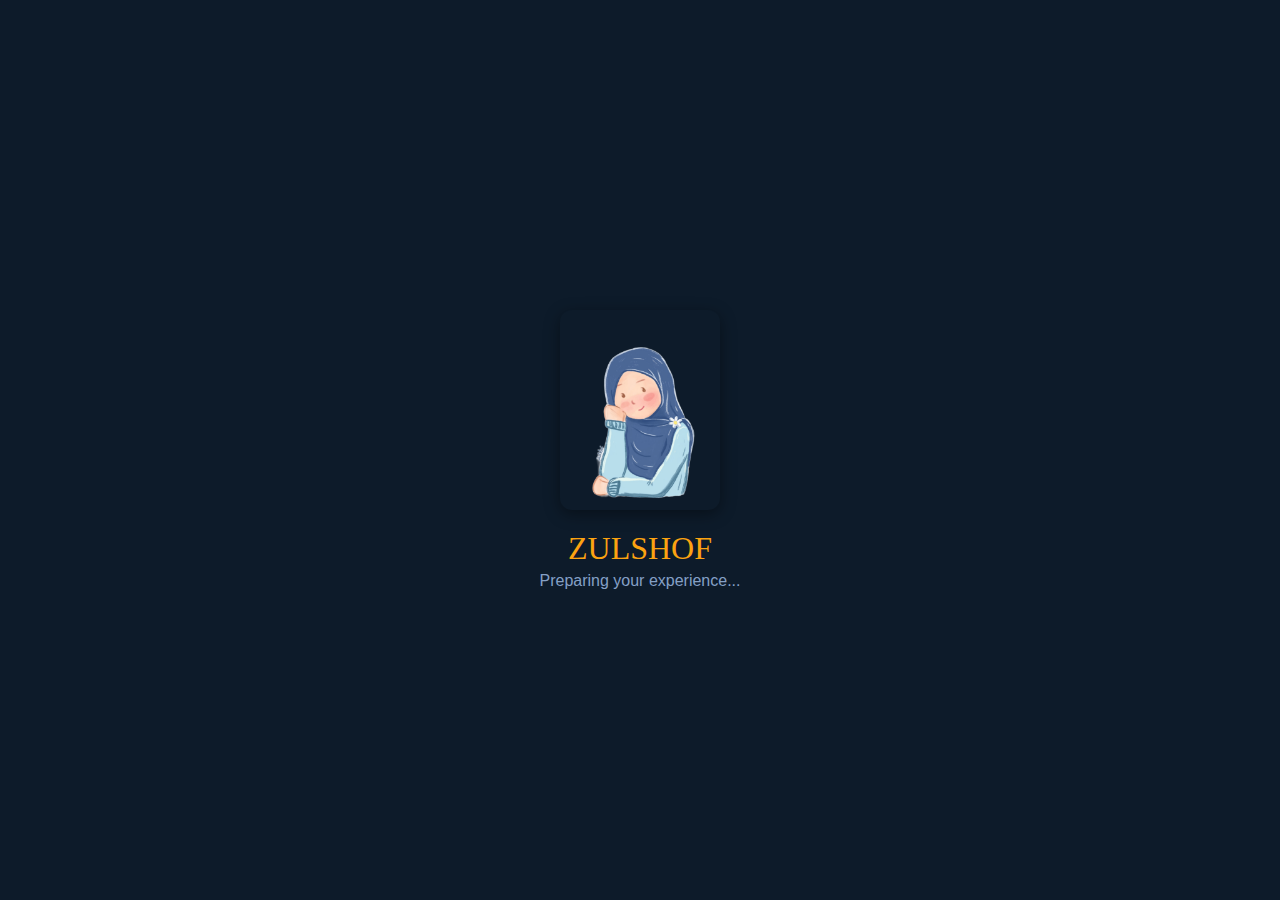
<file: boot.html>
<!DOCTYPE html>
<html lang="en">
<head>
  <meta charset="UTF-8">
  <title>ZULSHOF Boot</title>
  <meta name="viewport" content="width=device-width, initial-scale=1.0">
  <style>
    html, body {
      margin: 0;
      padding: 0;
      background-color: #0d1b2a;
      color: #fca311;
      font-family: 'Saira Stencil One', cursive;
      display: flex;
      justify-content: center;
      align-items: center;
      height: 100vh;
      text-align: center;
      overflow: hidden;
      transition: opacity 1s ease;
    }

    .boot-container {
      animation: fadeIn 1s ease-in-out;
      transition: opacity 1s ease;
    }

    .fade-out {
      opacity: 0 !important;
    }

    @keyframes fadeIn {
      from { opacity: 0; transform: scale(0.95); }
      to { opacity: 1; transform: scale(1); }
    }

    .boot-image {
      width: 160px;
      height: auto;
      border-radius: 12px;
      box-shadow: 0 4px 16px rgba(0,0,0,0.4);
      margin-bottom: 1rem;
    }

    .boot-title {
      font-size: 2rem;
      margin-bottom: 0.3rem;
      color: #fca311;
    }

    .boot-subtext {
      font-family: 'Roboto', sans-serif;
      font-size: 1rem;
      color: #9ab8e0;
      opacity: 0.85;
    }
  </style>
</head>
<body>
  <div class="boot-container" id="bootContainer">
    <img src="./assets/images/about-banner.png" alt="Illustrator" class="boot-image">
    <div class="boot-title">ZULSHOF</div>
    <div class="boot-subtext" id="bootSubtext">Preparing your experience...</div>
  </div>

  <script>
    // URL parametresiyle dönüş adresini al
    const params = new URLSearchParams(window.location.search);
    const goTo = params.get("return") || "index.html";

    // Boot ekranı bir kere gösterilsin
    localStorage.setItem("boot-shown", "true");

    // Kullanıcı diline göre metin seçimi
    const lang = localStorage.getItem("site-lang") || navigator.language.slice(0,2).toLowerCase();
    const translations = {
      en: "Preparing your experience...",
      tr: "Siteniz hazırlanıyor...",
      id: "Menyiapkan pengalaman Anda..."
    };
    const subtext = document.getElementById("bootSubtext");
    subtext.textContent = translations[lang] || translations["en"];

    // Yönlendirme zamanlaması
    const boot = document.getElementById("bootContainer");
    setTimeout(() => boot.classList.add("fade-out"), 1800);
    setTimeout(() => window.location.href = goTo, 2800);
  </script>
</body>
</html>
</file>
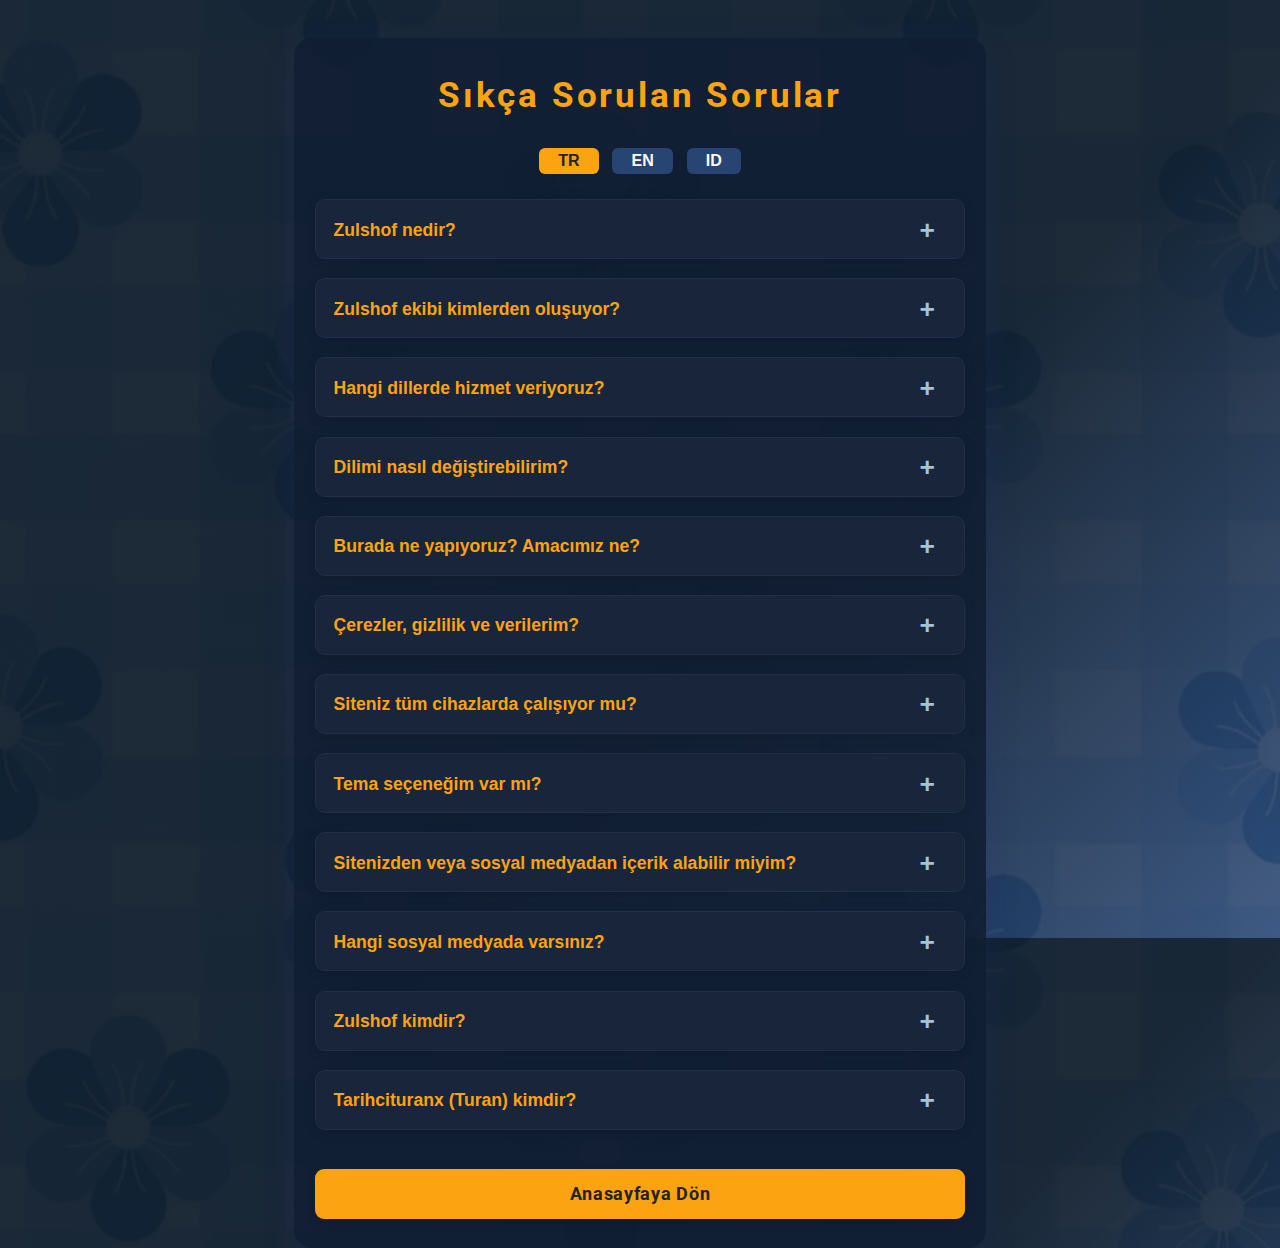
<file: faq.html>
<!DOCTYPE html>
<html lang="en">
<head>
  <meta charset="UTF-8">
  <title>Sıkça Sorulan Sorular | ZULSHOF</title>
  <meta name="viewport" content="width=device-width, initial-scale=1.0">
  <link href="https://fonts.googleapis.com/css2?family=Roboto:wght@400;700&display=swap" rel="stylesheet">
  <style>
    html, body { margin: 0; padding: 0; height: 100%; width: 100%; background: linear-gradient(135deg, #0d1b2aee 60%, #274472dd 100%), url('/assets/images/blue-flowers.png') center center / cover no-repeat fixed; color: #fca311; font-family: 'Roboto', sans-serif; min-height: 100vh;}
    .faq-container { margin: 3vw auto; max-width: 650px; background: rgba(17, 30, 52, 0.89); border-radius: 18px; box-shadow: 0 8px 32px rgba(31, 38, 135, 0.18); padding: 2.2rem 1.3rem 1.8rem 1.3rem;}
    .faq-title { text-align: center; font-size: 2.2rem; font-weight: 700; color: #fca311; margin-bottom: 2rem; letter-spacing: .08em;}
    .lang-switch { text-align: center; margin-bottom: 1.6rem;}
    .lang-switch button { margin: 0 0.3em; padding: 0.25em 1.2em; font-size: 1em; border: none; border-radius: 6px; background: #274472; color: #fff; font-weight: 700; cursor: pointer; transition: background .2s;}
    .lang-switch button.active, .lang-switch button:focus { background: #fca311; color: #222; outline: none;}
    .faq-list { margin: 0; padding: 0; list-style: none;}
    .faq-item { margin-bottom: 1.2rem; border-radius: 10px; border: 1px solid #20304a; background: #18253b; overflow: hidden; box-shadow: 0 2px 12px #0002;}
    .faq-question { cursor: pointer; padding: 1.1em 1em 1em 1em; font-size: 1.1em; font-weight: 700; color: #fca311; border: none; background: none; width: 100%; text-align: left; display: flex; align-items: center; position: relative; transition: background 0.2s;}
    .faq-question:after { content: '+'; font-size: 1.5em; color: #a5c1e1; position: absolute; right: 1.1em; transition: transform 0.25s;}
    .faq-item.open .faq-question:after { content: '-'; transform: rotate(180deg); color: #fca311;}
    .faq-answer { max-height: 0; overflow: hidden; background: #23335a; color: #a5c1e1; font-size: 1em; padding: 0 1em; transition: max-height .32s cubic-bezier(.6,0,.3,1), padding .28s;}
    .faq-item.open .faq-answer { max-height: 520px; padding: 0.7em 1em 1.1em 1em;}
    .faq-home-btn {
      display: block;
      margin: 2.2em auto 0 auto;
      background: #fca311;
      color: #222;
      font-weight: 700;
      padding: 0.85em 2em;
      border: none;
      border-radius: 9px;
      font-size: 1.11em;
      box-shadow: 0 2px 12px #0002;
      cursor: pointer;
      text-align: center;
      text-decoration: none;
      transition: background .22s;
      letter-spacing: .04em;
    }
    .faq-home-btn:hover { background: #fca311cc;}
    @media (max-width: 640px) { .faq-container { padding: 1.2rem .2rem 1.0rem .2rem; } .faq-title { font-size: 1.3rem;}}
    a { color: #fca311; word-break: break-all;}
  </style>
</head>
<body>
  <div class="faq-container">
    <div class="faq-title" id="faq-title"></div>
    <div class="lang-switch">
      <button id="lang-tr">TR</button>
      <button id="lang-en">EN</button>
      <button id="lang-id">ID</button>
    </div>
    <ul class="faq-list" id="faq-list"></ul>
    <a href="/" class="faq-home-btn" id="faq-home-btn"></a>
  </div>
  <script>
    const faqs = {
      tr: {
        title: "Sıkça Sorulan Sorular",
        home: "Anasayfaya Dön",
        list: [
          {
            q: "Zulshof nedir?",
            a: "Zulshof, çocukluğumdan beri hayalini kurduğum bir markaydı. Ama tek başıma yaşamak istemedim bu hayali; sizinle paylaşmak istedim. Yani burası sadece ben değilim, biziz! Fikirler ve hayallerin buluşma noktası."
          },
          {
            q: "Zulshof ekibi kimlerden oluşuyor?",
            a: `Aslında ekibimiz küçük ama kalbimiz büyük! Ben (<a href="https://www.instagram.com/zulshof/" target="_blank">Zulshof</a>) ve teknoloji tarafında sevgili dostum, iş ortağım Turan var. Birlikte hayal ettik, birlikte kurduk.`
          },
          {
            q: "Hangi dillerde hizmet veriyoruz?",
            a: "Şu anda Türkçe, İngilizce ve Endonezce dillerinde buradayız. İleride yeni diller de eklemeyi çok isteriz!"
          },
          {
            q: "Dilimi nasıl değiştirebilirim?",
            a: `Sitemiz akıllı: Eğer tarayıcının dili Türkçe, İngilizce ya da Endonezce ise otomatik ayarlanır. Farklıysa, varsayılan olarak İngilizce açılır. Sağ üstteki dil butonlarından istediğini kolayca seçebilirsin.`
          },
          {
            q: "Burada ne yapıyoruz? Amacımız ne?",
            a: `Zulshof'a dair her şeye tek noktadan ulaşabilirsin. Çizim fikirlerin varsa aşağıdaki formdan bize yolla (gizliliğin <a href="https://formspree.io" target="_blank">formspree.io</a> ile korunuyor). Ücretli çizim de yaptırabilirsin! Bir de, <a href="/assets/images/ZULSHOF%20PORTOFOLIO.pdf" target="_blank">portfolyomuz</a> var, oraya mutlaka göz at!`
          },
          {
            q: "Çerezler, gizlilik ve verilerim?",
            a: `🍪 Sitemizde deneyimini güzelleştirmek ve trafiği analiz etmek için çerez kullanıyoruz. <b>Çerez</b>, seni hatırlayan küçük bilgiler demek.<br>
            Gönderdiğin formlar ise tamamen <a href="https://formspree.io" target="_blank">formspree.io</a> ile güvence altında. Onların <a href="https://formspree.io/legal/privacy-policy" target="_blank">gizlilik politikası</a> ve <a href="https://formspree.io/legal/terms-of-service" target="_blank">kullanıcı sözleşmesi</a> için tıkla. Başka hiçbir kişisel veri toplamıyoruz, rahat ol!`
          },
          {
            q: "Siteniz tüm cihazlarda çalışıyor mu?",
            a: "Kesinlikle! Telefon, tablet, bilgisayar... Hepsinde uyumlu çalışacak şekilde tasarladık. Bir sorun fark edersen hemen haber et, hemen düzeltiriz."
          },
          {
            q: "Tema seçeneğim var mı?",
            a: "Tabii! Koyu ve açık tema arasında geçiş yapabilirsin. Varsayılan olarak cihazının modunu takip eder. Ama istersen üstteki butondan kendin seçebilirsin."
          },
          {
            q: "Sitenizden veya sosyal medyadan içerik alabilir miyim?",
            a: `Site ve <a href="https://www.instagram.com/zulshof/" target="_blank">Instagram</a> içeriklerimizin çoğu bize ait ve telifli. Telifsiz paylaşabileceğimiz içerikleri ayrı duyururuz. Fikrinde takılırsan veya izin almak istersen bize yazabilirsin!`
          },
          {
            q: "Hangi sosyal medyada varsınız?",
            a: `Şimdilik sadece <a href="https://www.instagram.com/zulshof/" target="_blank">Instagram</a>’dayız. Takibe al, yeni haberleri kaçırma!`
          },
          {
            q: "Zulshof kimdir?",
            a: `Selam! Ben Zulshof. Endonezya, Doğu Java'da yaşayan bir illüstratörüm. Küçükken çizgi kitaplara aşık oldum, o günden beri elimden kalem düşmedi. Şimdi de bu tutkumu seninle paylaşıyorum!`
          },
          {
            q: "Tarihcituranx (Turan) kimdir?",
            a: `Selam! Ben Turan, Türkiye'den. 26 yaşında bir tarih öğretmeniyim. Hayat bence keşfetmek, öğrenmek ve paylaşmak demek. Her yeni insan, her hikaye bana ilham veriyor. Sürekli öğrenmeye ve gelişmeye açığım!`
          }
        ]
      },
      en: {
        title: "Frequently Asked Questions",
        home: "Back to Homepage",
        list: [
          {
            q: "What is Zulshof?",
            a: "Zulshof is a dream I’ve had since I was a kid, but I didn’t want to keep it to myself. I wanted to share it with you! So, this place is not just me — it’s us. It’s where ideas and dreams come together."
          },
          {
            q: "Who is in the Zulshof team?",
            a: `Our team is small but full of heart! It's me (<a href="https://www.instagram.com/zulshof/" target="_blank">Zulshof</a>) and my tech buddy and partner, Turan. We dreamed this up and built it together.`
          },
          {
            q: "Which languages do you support?",
            a: "Right now, we’re here in Turkish, English, and Indonesian. We can’t wait to add more languages in the future!"
          },
          {
            q: "How can I change the language?",
            a: `Our site is smart: if your browser is in Turkish, English, or Indonesian, it will open in that language. Otherwise, English is default. You can always pick your language with the buttons at the top right.`
          },
          {
            q: "What can I do here? What’s the point?",
            a: `You can find everything about Zulshof in one place. Got a drawing idea? Send it to us with the form below (<a href="https://formspree.io" target="_blank">your privacy is protected by formspree.io</a>). Want a paid commission? Just reach out! And don’t forget to check our <a href="/assets/images/ZULSHOF%20PORTOFOLIO.pdf" target="_blank">portfolio</a>.`
          },
          {
            q: "Cookies, privacy, and my data?",
            a: `🍪 We use cookies to make your visit awesome and to analyze traffic. <b>Cookies</b> are tiny files that help us remember you.<br>
            Any info you send in forms is safe with <a href="https://formspree.io" target="_blank">formspree.io</a>. Read their <a href="https://formspree.io/legal/privacy-policy" target="_blank">privacy policy</a> and <a href="https://formspree.io/legal/terms-of-service" target="_blank">terms of service</a> for details. We don’t collect any other personal data — promise!`
          },
          {
            q: "Does your site work on all devices?",
            a: "Absolutely! Phone, tablet, or computer — it all works. If you spot a bug, let us know right away and we’ll fix it fast."
          },
          {
            q: "Can I pick a theme?",
            a: "Of course! Switch between dark and light mode anytime. By default, we follow your device’s mode, but you can always pick what you like at the top."
          },
          {
            q: "Can I use your website or social content?",
            a: `Most content on our website and <a href="https://www.instagram.com/zulshof/" target="_blank">Instagram</a> is ours and copyrighted. If we share something copyright-free, we’ll let you know! If you’re unsure or want permission, just ask us.`
          },
          {
            q: "Which social media are you on?",
            a: `Right now, we’re only on <a href="https://www.instagram.com/zulshof/" target="_blank">Instagram</a>. Give us a follow and don’t miss the news!`
          },
          {
            q: "Who is Zulshof?",
            a: `Hi! I'm Zulshof, an illustrator from East Java, Indonesia. Fell in love with drawing as a kid, and never stopped since. Now I get to share my passion with you!`
          },
          {
            q: "Who is tarihcituranx (Turan)?",
            a: `Hey! I’m Turan from Turkey, 26 years old, and a history teacher. For me, life is all about exploring, learning, and sharing. Every story and every person inspires me to grow.`
          }
        ]
      },
      id: {
        title: "Pertanyaan yang Sering Diajukan",
        home: "Kembali ke Beranda",
        list: [
          {
            q: "Apa itu Zulshof?",
            a: "Zulshof adalah mimpi masa kecilku, tapi aku nggak mau bermimpi sendirian. Aku ingin berbagi sama kamu! Jadi, ini bukan cuma aku—ini kita. Tempat ide dan mimpi bertemu."
          },
          {
            q: "Siapa saja tim Zulshof?",
            a: `Timnya kecil tapi penuh semangat! Ada aku (<a href="https://www.instagram.com/zulshof/" target="_blank">Zulshof</a>) dan partner teknologiku, Turan. Kami merancang dan membangun semuanya bareng-bareng.`
          },
          {
            q: "Mendukung bahasa apa saja?",
            a: "Sekarang situs ini tersedia dalam bahasa Turki, Inggris, dan Indonesia. Suatu hari nanti, semoga makin banyak bahasa yang bisa dipilih!"
          },
          {
            q: "Bagaimana cara ganti bahasa?",
            a: `Situs ini pintar: kalau browser kamu pakai Turki, Inggris, atau Indonesia, otomatis ikut bahasa itu. Kalau beda, akan pakai bahasa Inggris. Kamu bisa ganti bahasa sendiri di tombol kanan atas.`
          },
          {
            q: "Apa aja yang bisa dilakukan di sini? Tujuannya apa?",
            a: `Semua tentang Zulshof ada di sini. Ada ide gambar? Kirim aja lewat formulir di bawah (<a href="https://formspree.io" target="_blank">privasimu dijaga oleh formspree.io</a>). Mau pesen ilustrasi berbayar juga bisa! Jangan lupa cek <a href="/assets/images/ZULSHOF%20PORTOFOLIO.pdf" target="_blank">portofolio</a> kami juga, ya!`
          },
          {
            q: "Cookie, privasi, dan dataku?",
            a: `🍪 Kami pakai cookie supaya pengalamanmu makin seru dan buat analisa trafik. <b>Cookie</b> itu file kecil yang membantu kami mengenali kamu.<br>
            Info yang kamu kirim lewat formulir aman bersama <a href="https://formspree.io" target="_blank">formspree.io</a>. Cek <a href="https://formspree.io/legal/privacy-policy" target="_blank">kebijakan privasi</a> dan <a href="https://formspree.io/legal/terms-of-service" target="_blank">syarat layanan</a> mereka. Di luar itu, kami nggak ambil data pribadi kamu — tenang aja!`
          },
          {
            q: "Situs ini jalan di semua perangkat?",
            a: "Tentu! HP, tablet, komputer—semua bisa. Kalau ada bug atau masalah, bilang aja ya, biar langsung kami benahi."
          },
          {
            q: "Bisa pilih tema?",
            a: "Bisa banget! Mau mode gelap atau terang, ganti aja sesukamu. Standarnya mengikuti mode perangkatmu, tapi bisa diubah di atas."
          },
          {
            q: "Boleh pakai konten website atau sosial media?",
            a: `Hampir semua konten di website dan <a href="https://www.instagram.com/zulshof/" target="_blank">Instagram</a> kami punya hak cipta. Kalau ada yang bebas, pasti kami umumkan. Bingung soal izin? Tanyakan aja ke kami, ya!`
          },
          {
            q: "Aktif di media sosial apa saja?",
            a: `Sekarang baru ada di <a href="https://www.instagram.com/zulshof/" target="_blank">Instagram</a>. Jangan lupa follow buat update terbaru!`
          },
          {
            q: "Siapa Zulshof?",
            a: `Halo! Aku Zulshof, ilustrator dari Jawa Timur, Indonesia. Sejak kecil suka banget gambar, sekarang senang banget bisa berbagi karya dengan kamu semua!`
          },
          {
            q: "Siapa itu tarihcituranx (Turan)?",
            a: `Hai! Aku Turan dari Turki, 26 tahun, guru sejarah. Buatku, hidup itu soal menjelajah, belajar, dan berbagi. Setiap cerita dan orang baru selalu bikin aku semangat berkembang.`
          }
        ]
      }
    };

    function getLang() { return localStorage.getItem("site-lang") || "tr"; }
    function setLang(l) { localStorage.setItem("site-lang", l); renderFAQ(l); updateLangButtons(l);}
    function updateLangButtons(l) {["tr","en","id"].forEach(code=>{document.getElementById("lang-"+code).classList.toggle("active",code===l);});}
    function renderFAQ(lang) {
      const data = faqs[lang] || faqs.tr;
      document.getElementById("faq-title").textContent = data.title;
      document.getElementById("faq-home-btn").textContent = data.home || faqs.tr.home;
      const faqList = document.getElementById("faq-list");
      faqList.innerHTML = "";
      data.list.forEach((item, idx) => {
        const li = document.createElement("li");
        li.className = "faq-item";
        li.innerHTML = `
          <button class="faq-question" aria-expanded="false">${item.q}</button>
          <div class="faq-answer">${item.a}</div>
        `;
        faqList.appendChild(li);
      });
      Array.from(faqList.children).forEach(li => {
        const btn = li.querySelector('.faq-question');
        btn.addEventListener('click', function() {
          const open = li.classList.contains('open');
          Array.from(faqList.children).forEach(l => l.classList.remove('open'));
          if (!open) li.classList.add('open');
        });
      });
    }
    document.getElementById("lang-tr").onclick = () => setLang("tr");
    document.getElementById("lang-en").onclick = () => setLang("en");
    document.getElementById("lang-id").onclick = () => setLang("id");
    const initialLang = getLang();
    renderFAQ(initialLang);
    updateLangButtons(initialLang);
  </script>
</body>
</html>
</file>
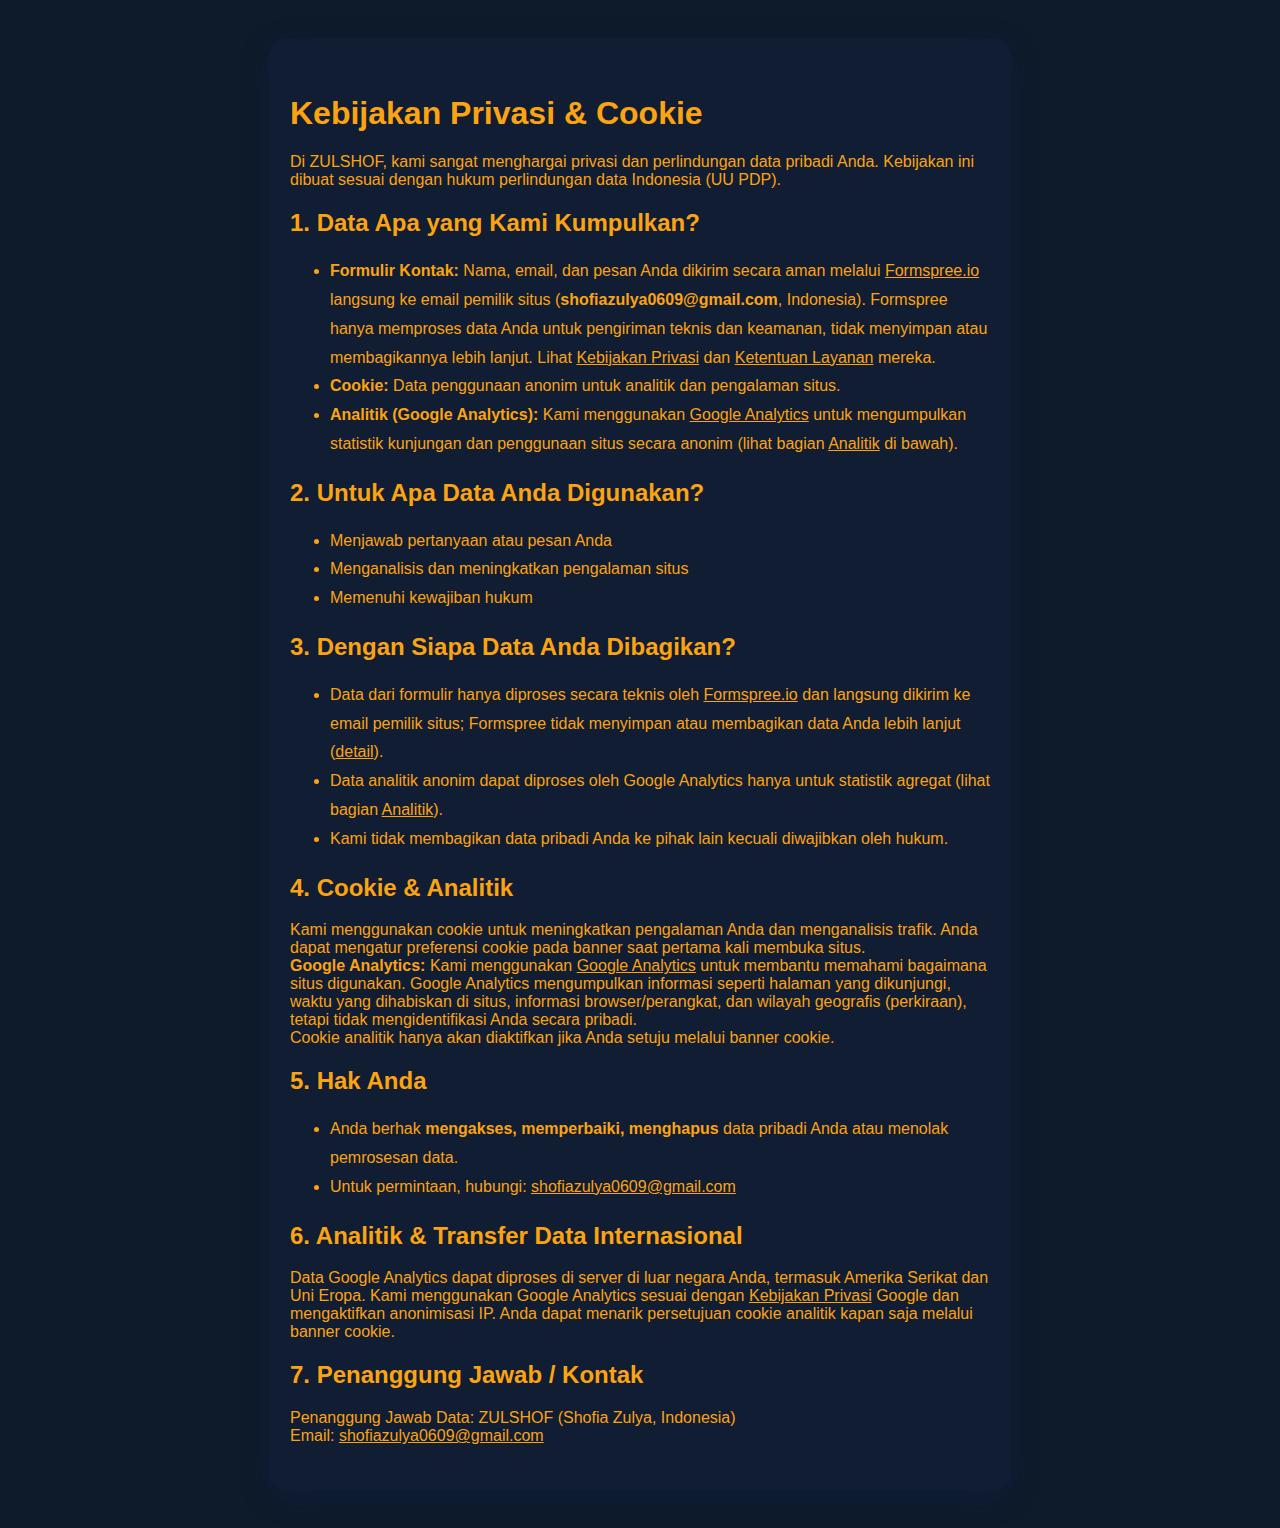
<file: kebijakan-privasi.html>
<!DOCTYPE html>
<html lang="id">
<head>
  <meta charset="UTF-8">
  <title>Kebijakan Privasi & Cookie (16.05.2025)| ZULSHOF</title>
  <meta name="viewport" content="width=device-width, initial-scale=1.0">
  <style>
    body { background: #0d1b2a; color: #fca311; font-family: 'Roboto', sans-serif; margin:0; padding:0;}
    .container { max-width: 700px; margin: 3vw auto; background: #111e34e6; border-radius: 18px; box-shadow: 0 8px 32px rgba(31, 38, 135, 0.18); padding: 2.2rem 1.3rem 1.8rem 1.3rem;}
    h1, h2 { color: #fca311; font-weight:700;}
    a { color: #fca311; text-decoration: underline;}
    ul { line-height:1.8;}
  </style>
</head>
<body>
  <div class="container">
    <h1>Kebijakan Privasi & Cookie</h1>
    <p>
      Di ZULSHOF, kami sangat menghargai privasi dan perlindungan data pribadi Anda. Kebijakan ini dibuat sesuai dengan hukum perlindungan data Indonesia (UU PDP).
    </p>
    <h2>1. Data Apa yang Kami Kumpulkan?</h2>
    <ul>
      <li><b>Formulir Kontak:</b> Nama, email, dan pesan Anda dikirim secara aman melalui <a href="https://formspree.io" target="_blank">Formspree.io</a> langsung ke email pemilik situs (<b>shofiazulya0609@gmail.com</b>, Indonesia). Formspree hanya memproses data Anda untuk pengiriman teknis dan keamanan, tidak menyimpan atau membagikannya lebih lanjut. Lihat <a href="https://formspree.io/legal/privacy-policy" target="_blank">Kebijakan Privasi</a> dan <a href="https://formspree.io/legal/terms-of-service" target="_blank">Ketentuan Layanan</a> mereka.</li>
      <li><b>Cookie:</b> Data penggunaan anonim untuk analitik dan pengalaman situs.</li>
      <li><b>Analitik (Google Analytics):</b> Kami menggunakan <a href="https://analytics.google.com/" target="_blank">Google Analytics</a> untuk mengumpulkan statistik kunjungan dan penggunaan situs secara anonim (lihat bagian <a href="#analytics">Analitik</a> di bawah).</li>
    </ul>
    <h2>2. Untuk Apa Data Anda Digunakan?</h2>
    <ul>
      <li>Menjawab pertanyaan atau pesan Anda</li>
      <li>Menganalisis dan meningkatkan pengalaman situs</li>
      <li>Memenuhi kewajiban hukum</li>
    </ul>
    <h2>3. Dengan Siapa Data Anda Dibagikan?</h2>
    <ul>
      <li>Data dari formulir hanya diproses secara teknis oleh <a href="https://formspree.io" target="_blank">Formspree.io</a> dan langsung dikirim ke email pemilik situs; Formspree tidak menyimpan atau membagikan data Anda lebih lanjut (<a href="https://formspree.io/legal/privacy-policy" target="_blank">detail</a>).</li>
      <li>Data analitik anonim dapat diproses oleh Google Analytics hanya untuk statistik agregat (lihat bagian <a href="#analytics">Analitik</a>).</li>
      <li>Kami tidak membagikan data pribadi Anda ke pihak lain kecuali diwajibkan oleh hukum.</li>
    </ul>
    <h2>4. Cookie & Analitik</h2>
    <p>
      Kami menggunakan cookie untuk meningkatkan pengalaman Anda dan menganalisis trafik. Anda dapat mengatur preferensi cookie pada banner saat pertama kali membuka situs.<br>
      <b>Google Analytics:</b> Kami menggunakan <a href="https://analytics.google.com/" target="_blank">Google Analytics</a> untuk membantu memahami bagaimana situs digunakan. Google Analytics mengumpulkan informasi seperti halaman yang dikunjungi, waktu yang dihabiskan di situs, informasi browser/perangkat, dan wilayah geografis (perkiraan), tetapi tidak mengidentifikasi Anda secara pribadi.<br>
      Cookie analitik hanya akan diaktifkan jika Anda setuju melalui banner cookie.
    </p>
    <h2>5. Hak Anda</h2>
    <ul>
      <li>Anda berhak <b>mengakses, memperbaiki, menghapus</b> data pribadi Anda atau menolak pemrosesan data.</li>
      <li>Untuk permintaan, hubungi: <a href="mailto:shofiazulya0609@gmail.com">shofiazulya0609@gmail.com</a></li>
    </ul>
    <h2 id="analytics">6. Analitik & Transfer Data Internasional</h2>
    <p>
      Data Google Analytics dapat diproses di server di luar negara Anda, termasuk Amerika Serikat dan Uni Eropa. Kami menggunakan Google Analytics sesuai dengan <a href="https://policies.google.com/privacy?hl=id" target="_blank">Kebijakan Privasi</a> Google dan mengaktifkan anonimisasi IP. Anda dapat menarik persetujuan cookie analitik kapan saja melalui banner cookie.
    </p>
    <h2>7. Penanggung Jawab / Kontak</h2>
    <p>
      Penanggung Jawab Data: ZULSHOF (Shofia Zulya, Indonesia)<br>
      Email: <a href="mailto:shofiazulya0609@gmail.com">shofiazulya0609@gmail.com</a>
    </p>
  </div>
</body>
</html>
</file>
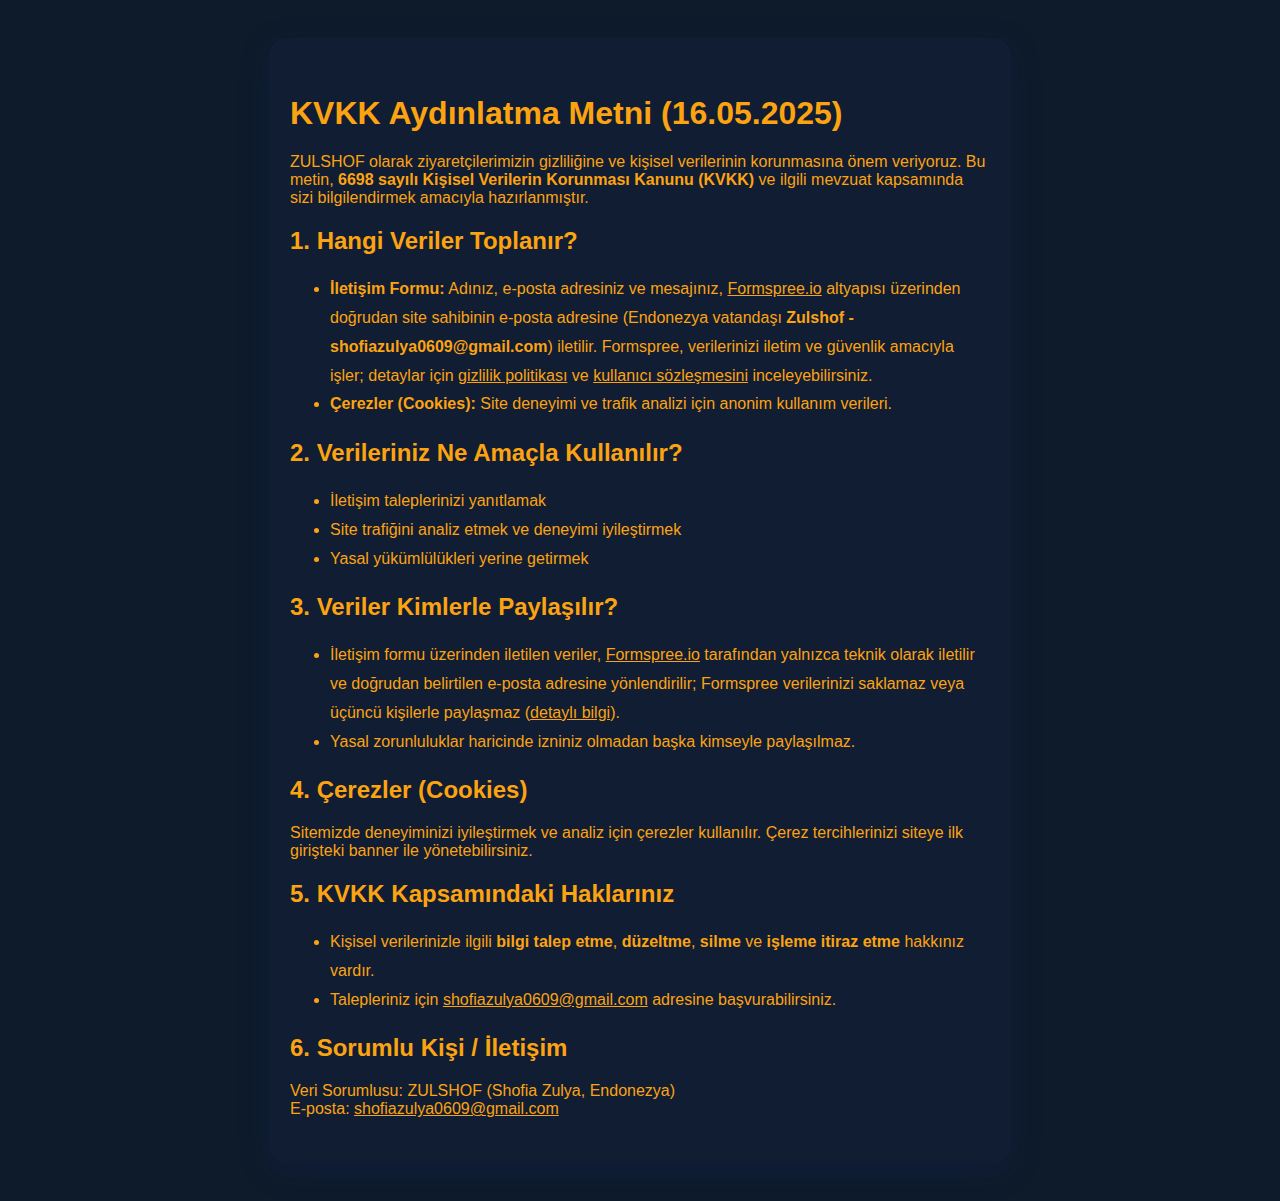
<file: kvkk.html>
<!DOCTYPE html>
<html lang="tr">
<head>
  <meta charset="UTF-8">
  <title>KVKK Aydınlatma Metni | ZULSHOF</title>
  <meta name="viewport" content="width=device-width, initial-scale=1.0">
  <style>
    body { background: #0d1b2a; color: #fca311; font-family: 'Roboto', sans-serif; margin:0; padding:0;}
    .container { max-width: 700px; margin: 3vw auto; background: #111e34e6; border-radius: 18px; box-shadow: 0 8px 32px rgba(31, 38, 135, 0.18); padding: 2.2rem 1.3rem 1.8rem 1.3rem;}
    h1, h2 { color: #fca311; font-weight:700;}
    a { color: #fca311; text-decoration: underline;}
    ul { line-height:1.8;}
  </style>
</head>
<body>
  <div class="container">
    <h1>KVKK Aydınlatma Metni (16.05.2025)</h1>
    <p>
      ZULSHOF olarak ziyaretçilerimizin gizliliğine ve kişisel verilerinin korunmasına önem veriyoruz.
      Bu metin, <b>6698 sayılı Kişisel Verilerin Korunması Kanunu (KVKK)</b> ve ilgili mevzuat kapsamında sizi bilgilendirmek amacıyla hazırlanmıştır.
    </p>
    <h2>1. Hangi Veriler Toplanır?</h2>
    <ul>
      <li><b>İletişim Formu:</b> Adınız, e-posta adresiniz ve mesajınız, <a href="https://formspree.io" target="_blank">Formspree.io</a> altyapısı üzerinden doğrudan site sahibinin e-posta adresine (Endonezya vatandaşı <b>Zulshof - shofiazulya0609@gmail.com</b>) iletilir. Formspree, verilerinizi iletim ve güvenlik amacıyla işler; detaylar için <a href="https://formspree.io/legal/privacy-policy" target="_blank">gizlilik politikası</a> ve <a href="https://formspree.io/legal/terms-of-service" target="_blank">kullanıcı sözleşmesini</a> inceleyebilirsiniz.</li>
      <li><b>Çerezler (Cookies):</b> Site deneyimi ve trafik analizi için anonim kullanım verileri.</li>
    </ul>
    <h2>2. Verileriniz Ne Amaçla Kullanılır?</h2>
    <ul>
      <li>İletişim taleplerinizi yanıtlamak</li>
      <li>Site trafiğini analiz etmek ve deneyimi iyileştirmek</li>
      <li>Yasal yükümlülükleri yerine getirmek</li>
    </ul>
    <h2>3. Veriler Kimlerle Paylaşılır?</h2>
    <ul>
      <li>İletişim formu üzerinden iletilen veriler, <a href="https://formspree.io" target="_blank">Formspree.io</a> tarafından yalnızca teknik olarak iletilir ve doğrudan belirtilen e-posta adresine yönlendirilir; Formspree verilerinizi saklamaz veya üçüncü kişilerle paylaşmaz (<a href="https://formspree.io/legal/privacy-policy" target="_blank">detaylı bilgi</a>).</li>
      <li>Yasal zorunluluklar haricinde izniniz olmadan başka kimseyle paylaşılmaz.</li>
    </ul>
    <h2>4. Çerezler (Cookies)</h2>
    <p>
      Sitemizde deneyiminizi iyileştirmek ve analiz için çerezler kullanılır. Çerez tercihlerinizi siteye ilk girişteki banner ile yönetebilirsiniz.
    </p>
    <h2>5. KVKK Kapsamındaki Haklarınız</h2>
    <ul>
      <li>Kişisel verilerinizle ilgili <b>bilgi talep etme</b>, <b>düzeltme</b>, <b>silme</b> ve <b>işleme itiraz etme</b> hakkınız vardır.</li>
      <li>Talepleriniz için <a href="mailto:shofiazulya0609@gmail.com">shofiazulya0609@gmail.com</a> adresine başvurabilirsiniz.</li>
    </ul>
    <h2>6. Sorumlu Kişi / İletişim</h2>
    <p>
      Veri Sorumlusu: ZULSHOF (Shofia Zulya, Endonezya)<br>
      E-posta: <a href="mailto:shofiazulya0609@gmail.com">shofiazulya0609@gmail.com</a>
    </p>
  </div>
</body>
</html>
</file>
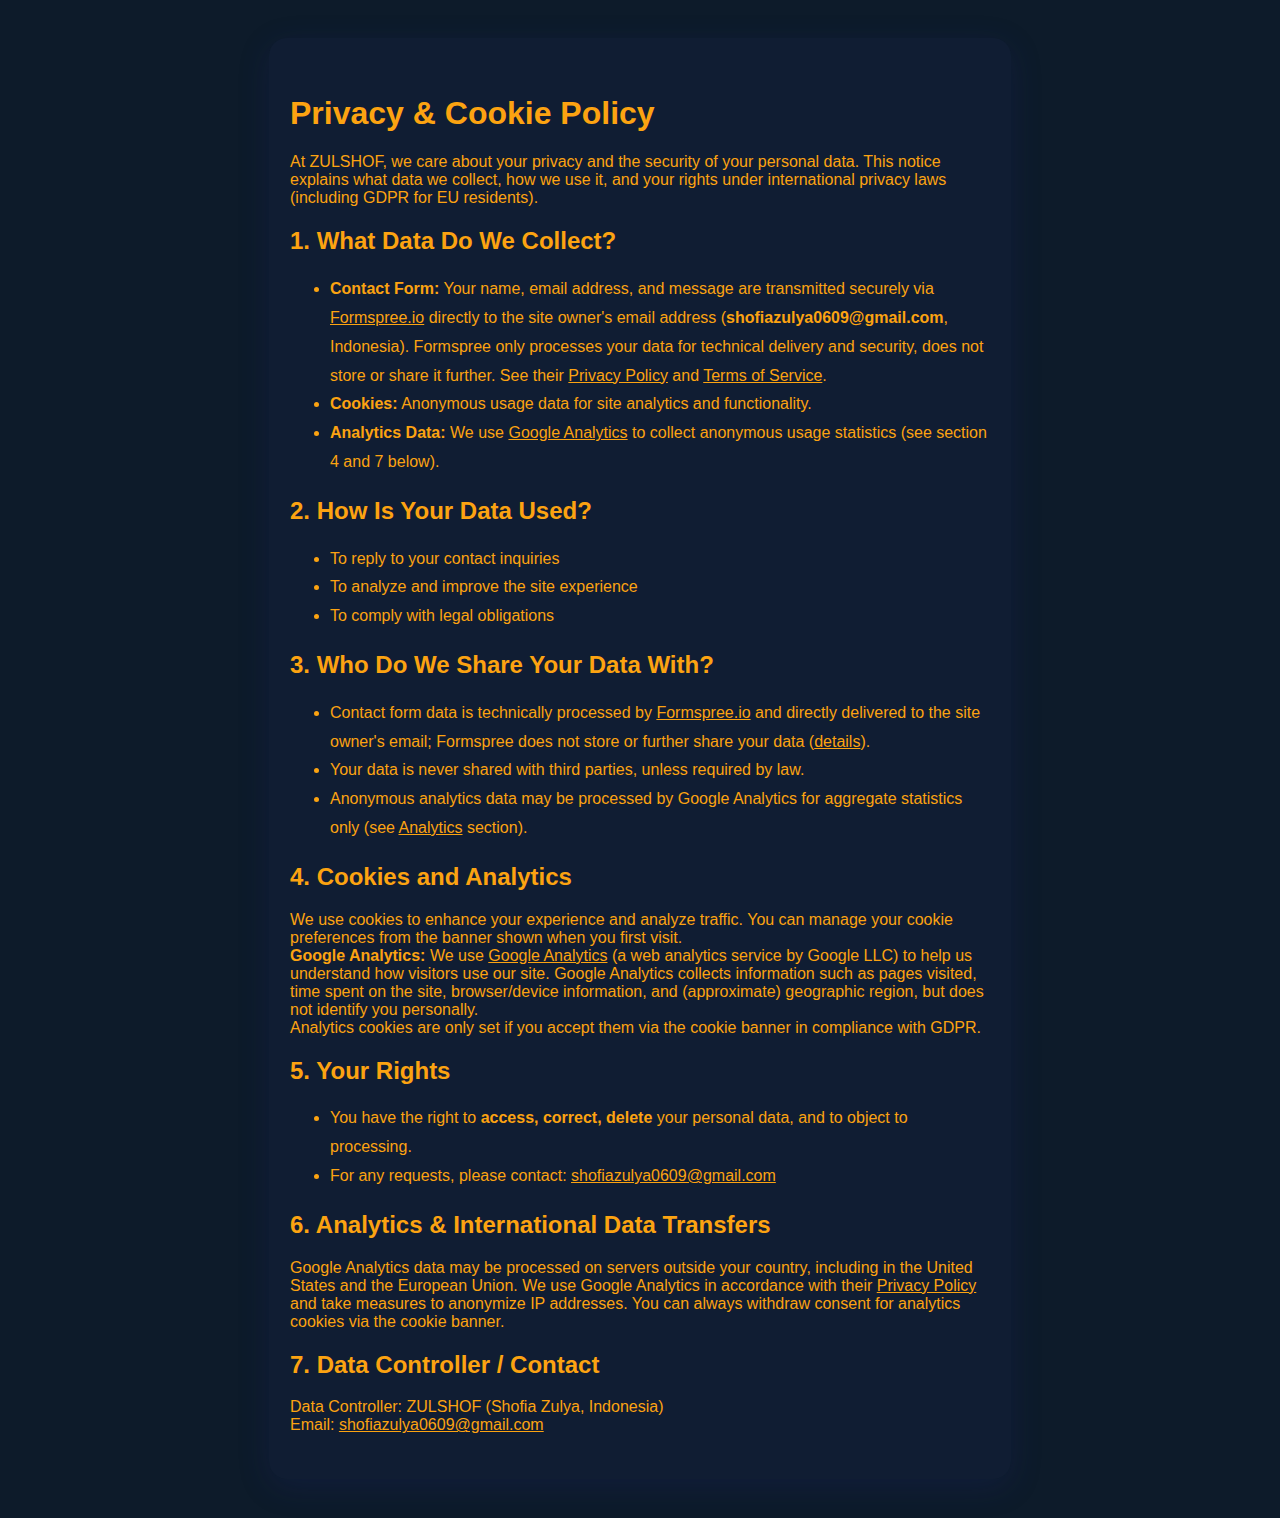
<file: privacy.html>
<!DOCTYPE html>
<html lang="en">
<head>
  <meta charset="UTF-8">
  <title>Privacy & Cookie Policy (16.05.2025)| ZULSHOF</title>
  <meta name="viewport" content="width=device-width, initial-scale=1.0">
  <style>
    body { background: #0d1b2a; color: #fca311; font-family: 'Roboto', sans-serif; margin:0; padding:0;}
    .container { max-width: 700px; margin: 3vw auto; background: #111e34e6; border-radius: 18px; box-shadow: 0 8px 32px rgba(31, 38, 135, 0.18); padding: 2.2rem 1.3rem 1.8rem 1.3rem;}
    h1, h2 { color: #fca311; font-weight:700;}
    a { color: #fca311; text-decoration: underline;}
    ul { line-height:1.8;}
  </style>
</head>
<body>
  <div class="container">
    <h1>Privacy & Cookie Policy</h1>
    <p>
      At ZULSHOF, we care about your privacy and the security of your personal data. This notice explains what data we collect, how we use it, and your rights under international privacy laws (including GDPR for EU residents).
    </p>
    <h2>1. What Data Do We Collect?</h2>
    <ul>
      <li><b>Contact Form:</b> Your name, email address, and message are transmitted securely via <a href="https://formspree.io" target="_blank">Formspree.io</a> directly to the site owner's email address (<b>shofiazulya0609@gmail.com</b>, Indonesia). Formspree only processes your data for technical delivery and security, does not store or share it further. See their <a href="https://formspree.io/legal/privacy-policy" target="_blank">Privacy Policy</a> and <a href="https://formspree.io/legal/terms-of-service" target="_blank">Terms of Service</a>.</li>
      <li><b>Cookies:</b> Anonymous usage data for site analytics and functionality.</li>
      <li><b>Analytics Data:</b> We use <a href="https://analytics.google.com/" target="_blank">Google Analytics</a> to collect anonymous usage statistics (see section 4 and 7 below).</li>
    </ul>
    <h2>2. How Is Your Data Used?</h2>
    <ul>
      <li>To reply to your contact inquiries</li>
      <li>To analyze and improve the site experience</li>
      <li>To comply with legal obligations</li>
    </ul>
    <h2>3. Who Do We Share Your Data With?</h2>
    <ul>
      <li>Contact form data is technically processed by <a href="https://formspree.io" target="_blank">Formspree.io</a> and directly delivered to the site owner's email; Formspree does not store or further share your data (<a href="https://formspree.io/legal/privacy-policy" target="_blank">details</a>).</li>
      <li>Your data is never shared with third parties, unless required by law.</li>
      <li>Anonymous analytics data may be processed by Google Analytics for aggregate statistics only (see <a href="#analytics">Analytics</a> section).</li>
    </ul>
    <h2>4. Cookies and Analytics</h2>
    <p>
      We use cookies to enhance your experience and analyze traffic. You can manage your cookie preferences from the banner shown when you first visit.<br>
      <b>Google Analytics:</b> We use <a href="https://analytics.google.com/" target="_blank">Google Analytics</a> (a web analytics service by Google LLC) to help us understand how visitors use our site. Google Analytics collects information such as pages visited, time spent on the site, browser/device information, and (approximate) geographic region, but does not identify you personally.<br>
      Analytics cookies are only set if you accept them via the cookie banner in compliance with GDPR.
    </p>
    <h2>5. Your Rights</h2>
    <ul>
      <li>You have the right to <b>access, correct, delete</b> your personal data, and to object to processing.</li>
      <li>For any requests, please contact: <a href="mailto:shofiazulya0609@gmail.com">shofiazulya0609@gmail.com</a></li>
    </ul>
    <h2 id="analytics">6. Analytics & International Data Transfers</h2>
    <p>
      Google Analytics data may be processed on servers outside your country, including in the United States and the European Union. We use Google Analytics in accordance with their <a href="https://policies.google.com/privacy" target="_blank">Privacy Policy</a> and take measures to anonymize IP addresses. You can always withdraw consent for analytics cookies via the cookie banner.
    </p>
    <h2>7. Data Controller / Contact</h2>
    <p>
      Data Controller: ZULSHOF (Shofia Zulya, Indonesia)<br>
      Email: <a href="mailto:shofiazulya0609@gmail.com">shofiazulya0609@gmail.com</a>
    </p>
  </div>
</body>
</html>
</file>
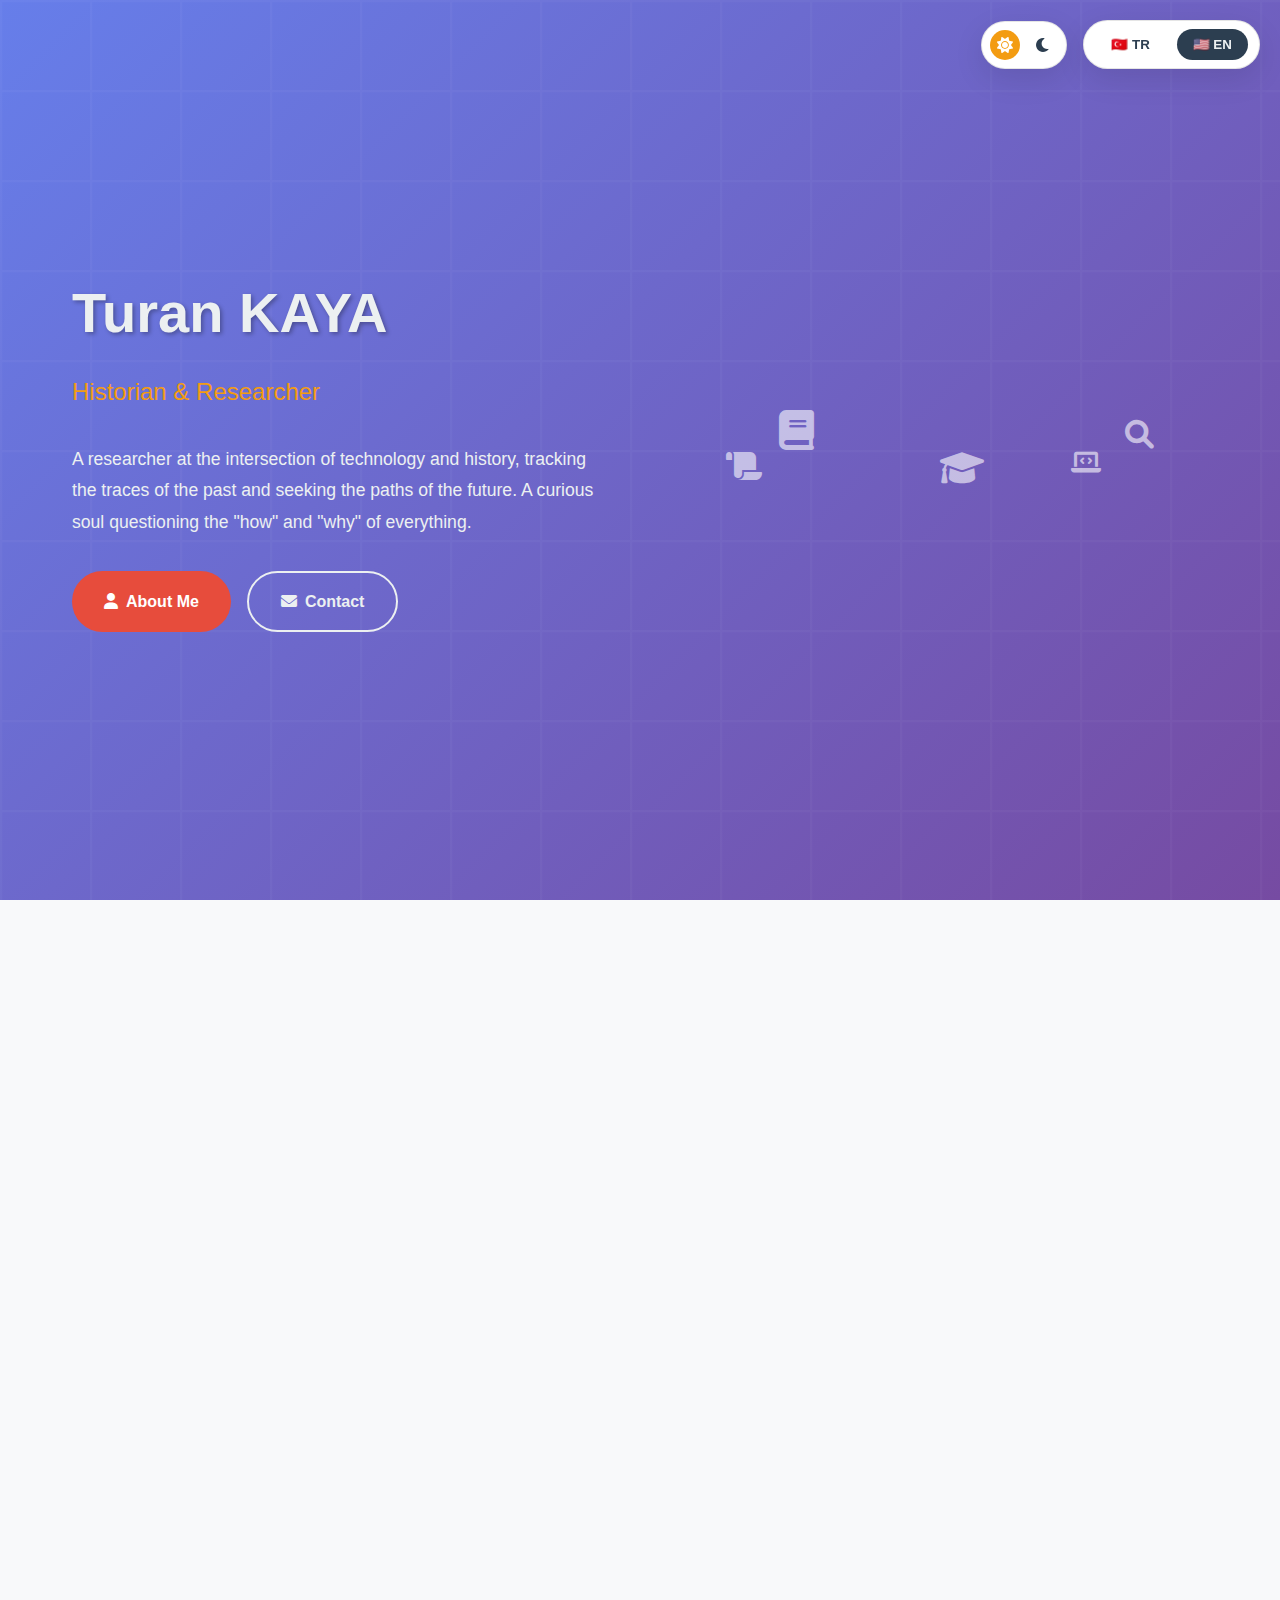
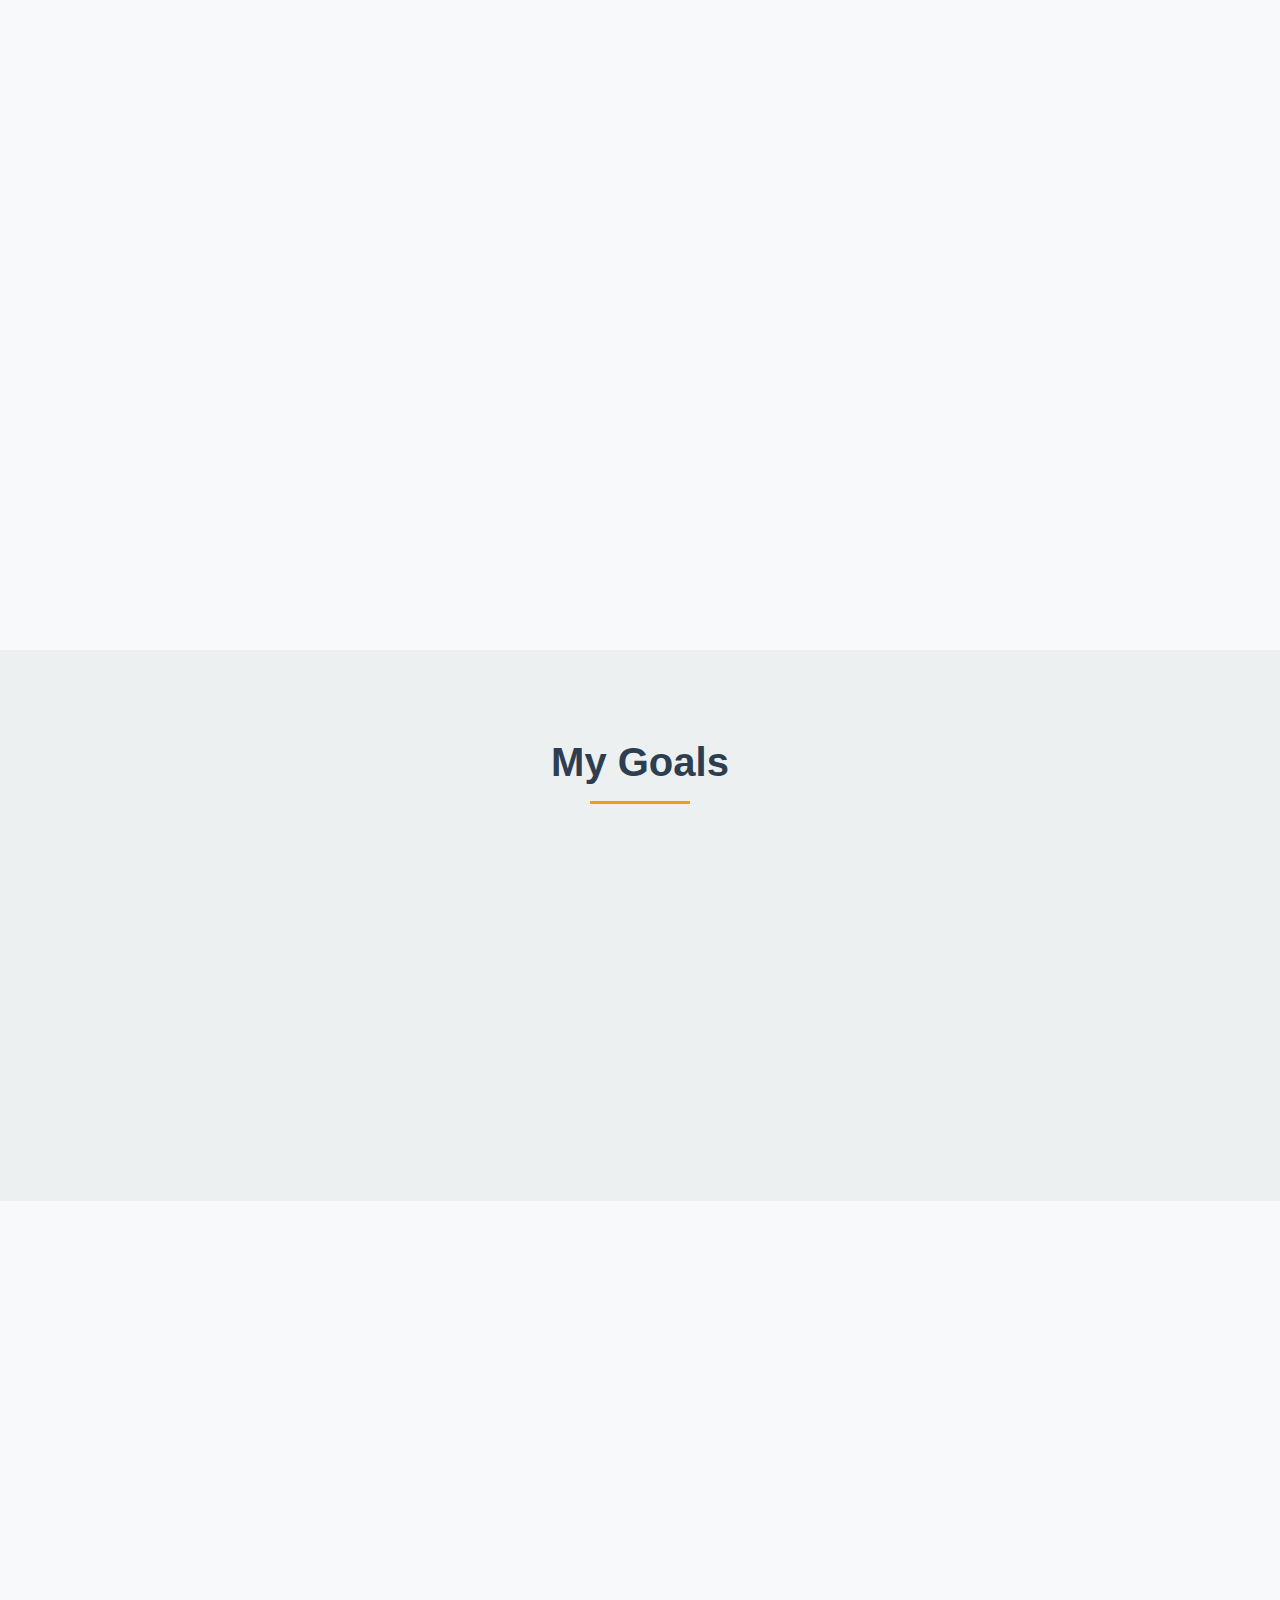
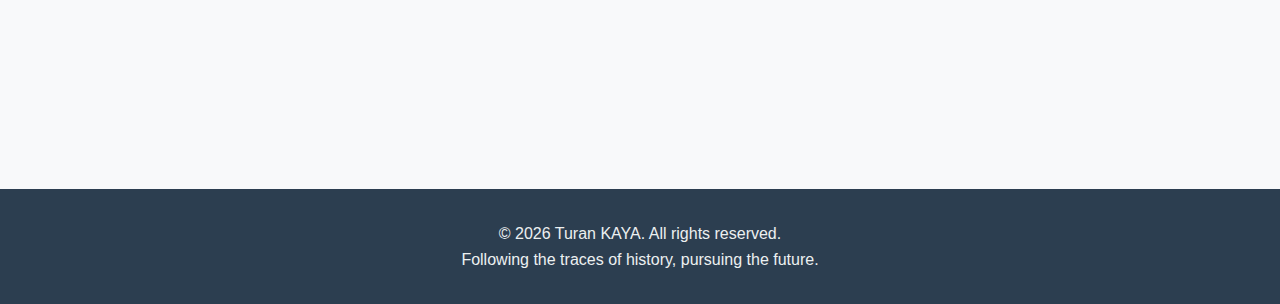
<file: tarihcituranx.html>
<!DOCTYPE html>
<html lang="tr">
<head>
    <meta charset="UTF-8">
    <meta name="viewport" content="width=device-width, initial-scale=1.0">
    <title>Turan KAYA - Tarihçi & Araştırmacı | Historian & Researcher</title>
    <link href="https://cdnjs.cloudflare.com/ajax/libs/font-awesome/6.0.0/css/all.min.css" rel="stylesheet">
    <style>
        * {
            margin: 0;
            padding: 0;
            box-sizing: border-box;
        }

        :root {
            /* Light theme colors */
            --primary-color: #2c3e50;
            --secondary-color: #e74c3c;
            --accent-color: #f39c12;
            --text-light: #ecf0f1;
            --text-dark: #2c3e50;
            --bg-primary: #ffffff;
            --bg-secondary: #f8f9fa;
            --bg-tertiary: #ecf0f1;
            --gradient: linear-gradient(135deg, #667eea 0%, #764ba2 100%);
            --shadow: 0 10px 30px rgba(0,0,0,0.1);
            --card-bg: #ffffff;
            --border-color: rgba(0,0,0,0.1);
        }

        [data-theme="dark"] {
            /* Dark theme colors */
            --primary-color: #34495e;
            --secondary-color: #e74c3c;
            --accent-color: #f1c40f;
            --text-light: #ecf0f1;
            --text-dark: #ecf0f1;
            --bg-primary: #1a1a1a;
            --bg-secondary: #2c2c2c;
            --bg-tertiary: #3c3c3c;
            --gradient: linear-gradient(135deg, #4a6741 0%, #9b59b6 100%);
            --shadow: 0 10px 30px rgba(0,0,0,0.3);
            --card-bg: #2c2c2c;
            --border-color: rgba(255,255,255,0.1);
        }

        body {
            font-family: 'Arial', sans-serif;
            line-height: 1.6;
            color: var(--text-dark);
            overflow-x: hidden;
            background: var(--bg-primary);
            transition: all 0.3s ease;
        }

        /* Header Controls */
        .header-controls {
            position: fixed;
            top: 20px;
            right: 20px;
            z-index: 1000;
            display: flex;
            gap: 1rem;
            align-items: center;
        }

        .theme-toggle {
            background: var(--card-bg);
            border: 1px solid var(--border-color);
            border-radius: 25px;
            padding: 0.5rem;
            cursor: pointer;
            display: flex;
            align-items: center;
            gap: 0.5rem;
            backdrop-filter: blur(10px);
            box-shadow: var(--shadow);
            transition: all 0.3s ease;
        }

        .theme-toggle:hover {
            transform: scale(1.05);
        }

        .theme-icon {
            width: 30px;
            height: 30px;
            display: flex;
            align-items: center;
            justify-content: center;
            border-radius: 50%;
            transition: all 0.3s ease;
            color: var(--text-dark);
        }

        .theme-icon.active {
            background: var(--accent-color);
            color: var(--bg-primary);
        }

        .language-selector {
            background: var(--card-bg);
            backdrop-filter: blur(10px);
            border: 1px solid var(--border-color);
            border-radius: 25px;
            padding: 0.5rem;
            box-shadow: var(--shadow);
        }

        .lang-btn {
            background: none;
            border: none;
            padding: 0.5rem 1rem;
            margin: 0 0.2rem;
            border-radius: 20px;
            cursor: pointer;
            font-weight: bold;
            transition: all 0.3s ease;
            color: var(--text-dark);
        }

        .lang-btn.active {
            background: var(--primary-color);
            color: var(--text-light);
        }

        .lang-btn:hover {
            background: var(--accent-color);
            color: var(--bg-primary);
        }

        /* Hero Section */
        .hero {
            background: var(--gradient);
            min-height: 100vh;
            display: flex;
            align-items: center;
            position: relative;
            overflow: hidden;
        }

        .hero::before {
            content: '';
            position: absolute;
            top: 0;
            left: 0;
            right: 0;
            bottom: 0;
            background: url('data:image/svg+xml,<svg xmlns="http://www.w3.org/2000/svg" viewBox="0 0 100 100"><defs><pattern id="grid" width="10" height="10" patternUnits="userSpaceOnUse"><path d="M 10 0 L 0 0 0 10" fill="none" stroke="white" stroke-width="0.5" opacity="0.1"/></pattern></defs><rect width="100" height="100" fill="url(%23grid)"/></svg>');
            opacity: 0.3;
        }

        .hero-content {
            max-width: 1200px;
            margin: 0 auto;
            padding: 0 2rem;
            display: grid;
            grid-template-columns: 1fr 1fr;
            gap: 4rem;
            align-items: center;
            position: relative;
            z-index: 1;
        }

        .hero-text h1 {
            font-size: 3.5rem;
            color: var(--text-light);
            margin-bottom: 1rem;
            text-shadow: 2px 2px 4px rgba(0,0,0,0.3);
        }

        .hero-text .subtitle {
            font-size: 1.5rem;
            color: var(--accent-color);
            margin-bottom: 2rem;
            font-weight: 300;
        }

        .hero-description {
            color: var(--text-light);
            font-size: 1.1rem;
            margin-bottom: 2rem;
            line-height: 1.8;
        }

        .cta-buttons {
            display: flex;
            gap: 1rem;
            flex-wrap: wrap;
        }

        .btn {
            padding: 1rem 2rem;
            border: none;
            border-radius: 50px;
            font-size: 1rem;
            font-weight: bold;
            cursor: pointer;
            transition: all 0.3s ease;
            text-decoration: none;
            display: inline-flex;
            align-items: center;
            gap: 0.5rem;
        }

        .btn-primary {
            background: var(--secondary-color);
            color: white;
        }

        .btn-secondary {
            background: transparent;
            color: var(--text-light);
            border: 2px solid var(--text-light);
        }

        .btn:hover {
            transform: translateY(-3px);
            box-shadow: var(--shadow);
        }

        .hero-visual {
            display: flex;
            justify-content: center;
            align-items: center;
            position: relative;
        }

        .floating-icons {
            position: absolute;
            width: 100%;
            height: 100%;
        }

        .icon {
            position: absolute;
            color: rgba(255,255,255,0.6);
            animation: float 6s ease-in-out infinite;
        }

        .icon:nth-child(1) { top: 10%; left: 10%; animation-delay: 0s; }
        .icon:nth-child(2) { top: 20%; right: 20%; animation-delay: 1s; }
        .icon:nth-child(3) { bottom: 30%; left: 20%; animation-delay: 2s; }
        .icon:nth-child(4) { bottom: 20%; right: 10%; animation-delay: 3s; }
        .icon:nth-child(5) { top: 50%; left: 50%; animation-delay: 4s; }

        @keyframes float {
            0%, 100% { transform: translateY(0px); }
            50% { transform: translateY(-20px); }
        }

        /* About Section */
        .about {
            padding: 5rem 0;
            background: var(--bg-secondary);
        }

        .container {
            max-width: 1200px;
            margin: 0 auto;
            padding: 0 2rem;
        }

        .section-title {
            text-align: center;
            font-size: 2.5rem;
            margin-bottom: 3rem;
            color: var(--text-dark);
            position: relative;
        }

        .section-title::after {
            content: '';
            position: absolute;
            bottom: -10px;
            left: 50%;
            transform: translateX(-50%);
            width: 100px;
            height: 3px;
            background: var(--accent-color);
        }

        .about-content {
            display: grid;
            grid-template-columns: 1fr 2fr;
            gap: 4rem;
            align-items: center;
        }

        .education-timeline {
            background: var(--card-bg);
            padding: 2rem;
            border-radius: 15px;
            box-shadow: var(--shadow);
            border: 1px solid var(--border-color);
        }

        .education-timeline h3 {
            color: var(--text-dark);
            margin-bottom: 1.5rem;
        }

        .timeline-item {
            padding: 1.5rem 0;
            border-left: 3px solid var(--accent-color);
            padding-left: 2rem;
            margin-bottom: 2rem;
            position: relative;
        }

        .timeline-item::before {
            content: '';
            position: absolute;
            left: -8px;
            top: 1.5rem;
            width: 15px;
            height: 15px;
            border-radius: 50%;
            background: var(--accent-color);
        }

        .timeline-item h3 {
            color: var(--text-dark);
            margin-bottom: 0.5rem;
        }

        .timeline-item p {
            color: var(--text-dark);
        }

        .personality-traits {
            display: grid;
            gap: 2rem;
        }

        .trait {
            background: var(--card-bg);
            padding: 2rem;
            border-radius: 15px;
            box-shadow: var(--shadow);
            border: 1px solid var(--border-color);
            transition: transform 0.3s ease;
        }

        .trait:hover {
            transform: translateY(-5px);
        }

        .trait i {
            font-size: 2rem;
            color: var(--secondary-color);
            margin-bottom: 1rem;
        }

        .trait h3 {
            color: var(--text-dark);
            margin-bottom: 1rem;
        }

        .trait p {
            color: var(--text-dark);
        }

        /* Experiences Section */
        .experiences {
            padding: 5rem 0;
            background: var(--bg-primary);
        }

        .experiences-grid {
            display: grid;
            grid-template-columns: repeat(auto-fit, minmax(400px, 1fr));
            gap: 2rem;
            margin-top: 3rem;
        }

        .experience-category {
            background: var(--card-bg);
            border-radius: 15px;
            box-shadow: var(--shadow);
            border: 1px solid var(--border-color);
            overflow: hidden;
            transition: transform 0.3s ease;
        }

        .experience-category:hover {
            transform: translateY(-5px);
        }

        .experience-header {
            background: var(--gradient);
            padding: 2rem;
            color: white;
            text-align: center;
        }

        .experience-icon {
            width: 60px;
            height: 60px;
            background: rgba(255,255,255,0.2);
            border-radius: 50%;
            display: flex;
            align-items: center;
            justify-content: center;
            margin: 0 auto 1rem;
            font-size: 1.5rem;
        }

        .experience-content {
            padding: 2rem;
        }

        .experience-item {
            margin-bottom: 2rem;
            padding-bottom: 1.5rem;
            border-bottom: 1px solid var(--border-color);
        }

        .experience-item:last-child {
            border-bottom: none;
            margin-bottom: 0;
        }

        .experience-title {
            font-weight: bold;
            color: var(--primary-color);
            margin-bottom: 0.8rem;
            font-size: 1.1rem;
        }

        .experience-description {
            color: var(--text-dark);
            font-size: 0.9rem;
            line-height: 1.6;
        }

        /* Projects Section */
        .projects {
            padding: 5rem 0;
            background: var(--bg-secondary);
        }

        .projects-grid {
            display: grid;
            grid-template-columns: repeat(auto-fit, minmax(350px, 1fr));
            gap: 2rem;
            margin-top: 3rem;
        }

        .project-card {
            background: var(--card-bg);
            border-radius: 15px;
            box-shadow: var(--shadow);
            border: 1px solid var(--border-color);
            overflow: hidden;
            transition: transform 0.3s ease;
        }

        .project-card:hover {
            transform: translateY(-10px);
        }

        .project-header {
            background: var(--gradient);
            padding: 2rem;
            color: white;
            text-align: center;
        }

        .project-logo {
            width: 60px;
            height: 60px;
            background: rgba(255,255,255,0.2);
            border-radius: 50%;
            display: flex;
            align-items: center;
            justify-content: center;
            margin: 0 auto 1rem;
            font-size: 1.5rem;
        }

        .project-content {
            padding: 2rem;
        }

        .project-content p {
            color: var(--text-dark);
            margin-bottom: 1rem;
        }

        .project-links {
            display: flex;
            flex-direction: column;
            gap: 0.5rem;
            margin-top: 1rem;
        }

        .project-link {
            display: inline-flex;
            align-items: center;
            gap: 0.5rem;
            color: var(--secondary-color);
            text-decoration: none;
            font-weight: bold;
            padding: 0.5rem;
            border-radius: 8px;
            transition: all 0.3s ease;
        }

        .project-link:hover {
            color: var(--accent-color);
            background: rgba(243, 156, 18, 0.1);
        }

        /* Goals Section */
        .goals {
            padding: 5rem 0;
            background: var(--bg-tertiary);
        }

        .goals-grid {
            display: grid;
            grid-template-columns: repeat(auto-fit, minmax(300px, 1fr));
            gap: 2rem;
            margin-top: 3rem;
        }

        .goal-card {
            background: var(--card-bg);
            padding: 2rem;
            border-radius: 15px;
            box-shadow: var(--shadow);
            border: 1px solid var(--border-color);
            text-align: center;
            transition: transform 0.3s ease;
        }

        .goal-card:hover {
            transform: scale(1.05);
        }

        .goal-card i {
            font-size: 3rem;
            color: var(--accent-color);
            margin-bottom: 1rem;
        }

        .goal-card h3 {
            color: var(--text-dark);
            margin-bottom: 1rem;
        }

        .goal-card p {
            color: var(--text-dark);
        }

        /* Contact Section */
        .contact {
            padding: 5rem 0;
            background: var(--bg-secondary);
        }

        .contact-content {
            text-align: center;
        }

        .contact-content p {
            color: var(--text-dark);
        }

        .social-links {
            display: grid;
            grid-template-columns: repeat(auto-fit, minmax(200px, 1fr));
            gap: 2rem;
            margin-top: 3rem;
        }

        .social-card {
            background: var(--card-bg);
            padding: 2rem;
            border-radius: 15px;
            box-shadow: var(--shadow);
            border: 1px solid var(--border-color);
            text-align: center;
            transition: transform 0.3s ease;
        }

        .social-card:hover {
            transform: translateY(-5px);
        }

        .social-icon {
            width: 60px;
            height: 60px;
            background: var(--gradient);
            color: white;
            border-radius: 50%;
            display: flex;
            align-items: center;
            justify-content: center;
            font-size: 1.5rem;
            margin: 0 auto 1rem;
        }

        .social-card h4 {
            color: var(--text-dark);
            margin-bottom: 0.5rem;
        }

        .social-card p {
            color: var(--text-dark);
            margin-bottom: 1rem;
        }

        .social-link {
            color: var(--secondary-color);
            text-decoration: none;
            font-weight: bold;
        }

        /* Footer */
        .footer {
            background: var(--primary-color);
            color: var(--text-light);
            text-align: center;
            padding: 2rem 0;
        }

        /* Language Content */
        .lang-content {
            display: none;
        }

        .lang-content.active {
            display: block;
        }

        /* Responsive */
        @media (max-width: 768px) {
            .header-controls {
                position: relative;
                top: auto;
                right: auto;
                justify-content: center;
                margin: 1rem auto;
                flex-direction: column;
                gap: 1rem;
            }

            .hero-content {
                grid-template-columns: 1fr;
                text-align: center;
            }

            .hero-text h1 {
                font-size: 2.5rem;
            }

            .about-content {
                grid-template-columns: 1fr;
            }

            .experiences-grid {
                grid-template-columns: 1fr;
            }

            .cta-buttons {
                justify-content: center;
            }

            .social-links {
                grid-template-columns: 1fr;
            }
        }

        /* Scroll animations */
        .fade-in {
            opacity: 0;
            transform: translateY(30px);
            transition: all 0.6s ease;
        }

        .fade-in.visible {
            opacity: 1;
            transform: translateY(0);
        }
    </style>
</head>
<body>
    <!-- Header Controls -->
    <div class="header-controls">
        <div class="theme-toggle" onclick="toggleTheme()">
            <div class="theme-icon" id="light-icon">
                <i class="fas fa-sun"></i>
            </div>
            <div class="theme-icon" id="dark-icon">
                <i class="fas fa-moon"></i>
            </div>
        </div>
        
        <div class="language-selector">
            <button class="lang-btn active" onclick="setLanguage('tr')" data-lang="tr">🇹🇷 TR</button>
            <button class="lang-btn" onclick="setLanguage('en')" data-lang="en">🇺🇸 EN</button>
        </div>
    </div>

    <!-- Turkish Content -->
    <div class="lang-content active" id="content-tr">
        <!-- Hero Section -->
        <section class="hero">
            <div class="hero-content">
                <div class="hero-text">
                    <h1>Turan KAYA</h1>
                    <p class="subtitle">Tarihçi & Araştırmacı</p>

                    <p class="hero-description">
                        Teknoloji ve tarihin kesiştiği noktada, geçmişin izlerini takip eden ve geleceğin yollarını arayan bir araştırmacı. 
                        Her şeyin "nasıl" ve "neden"ini sorgulayan, meraklı bir ruh.
                    </p>

                    <div class="cta-buttons">
                        <a href="#about" class="btn btn-primary">
                            <i class="fas fa-user"></i> Hakkımda
                        </a>
                        <a href="#contact" class="btn btn-secondary">
                            <i class="fas fa-envelope"></i> İletişim
                        </a>
                    </div>
                </div>

                <div class="hero-visual">
                    <div class="floating-icons">
                        <i class="fas fa-scroll icon" style="font-size: 2rem;"></i>
                        <i class="fas fa-laptop-code icon" style="font-size: 1.5rem;"></i>
                        <i class="fas fa-book icon" style="font-size: 2.5rem;"></i>
                        <i class="fas fa-search icon" style="font-size: 1.8rem;"></i>
                        <i class="fas fa-graduation-cap icon" style="font-size: 2.2rem;"></i>
                    </div>
                </div>
            </div>
        </section>

        <!-- About Section -->
        <section class="about" id="about">
            <div class="container">
                <h2 class="section-title fade-in">Hakkımda</h2>
                <div class="about-content">
                    <div class="education-timeline fade-in">
                        <h3>Eğitim Geçmişi</h3>
                        <div class="timeline-item">
                            <h3>Yüksek Lisans</h3>
                            <p><strong>Ondokuz Mayıs Üniversitesi</strong></p>
                            <p>Tarih Bölümü (Devam Ediyor)</p>
                        </div>
                        <div class="timeline-item">
                            <h3>Lisans</h3>
                            <p><strong>Necmettin Erbakan Üniversitesi</strong></p>
                            <p>Tarih Bölümü (Mezun)</p>
                        </div>
                    </div>

                    <div class="personality-traits">
                        <div class="trait fade-in">
                            <i class="fas fa-search"></i>
                            <h3>Araştırmacı Ruh</h3>
                            <p>Her şeyin nasıl yapıldığını araştırır, meraklı bir yapıya sahibim. Teknoloji ve tarihin gizemli dünyasında kaybolmayı seviyorum.</p>
                        </div>

                        <div class="trait fade-in">
                            <i class="fas fa-heart"></i>
                            <h3>Seçici Yaklaşım</h3>
                            <p>Geçmişte herkese koşulsuz yardım ederken, artık sadece sevdiklerimin işlerini yapmayı tercih ediyorum. Değerli ilişkilere odaklanıyorum.</p>
                        </div>

                        <div class="trait fade-in">
                            <i class="fas fa-puzzle-piece"></i>
                            <h3>Çok Yönlü İlgiler</h3>
                            <p>Teknoloji, tarih ve gizemli konulara olan merakım beni sürekli öğrenmeye ve keşfetmeye yönlendiriyor.</p>
                        </div>
                    </div>
                </div>
            </div>
        </section>

        <!-- Experiences Section -->
        <section class="experiences" id="experiences">
            <div class="container">
                <h2 class="section-title fade-in">Tarihi Deneyimlerim</h2>
                <div class="experiences-grid">
                    <div class="experience-category fade-in">
                        <div class="experience-header">
                            <div class="experience-icon">
                                <i class="fas fa-globe-europe"></i>
                            </div>
                            <h3>Yurt Dışı Gezileri</h3>
                            <p>Kutsal topraklarda tarih yolculuğu</p>
                        </div>
                        <div class="experience-content">
                            <div class="experience-item">
                                <div class="experience-title">Filistin Eğitim Gezisi</div>
                                <div class="experience-description">
                                    Necmettin Erbakan Üniversitesi ve Konya Büyükşehir Belediyesi ortaklığında gerçekleştirilen eğitim gezisinde Müslümanların ilk kıblesi Mescid-i Aksa'yı, Kubbet-üs Sahra'yı, Zeytin Dağı'nı ziyaret ettim. Peygamberlerin ve sahabelerin mezarlarını görmek büyük bir manevi deneyimdi. Tarihi El-Halil (Hebron), Eriha (Jericho), Yafa şehirleri ve Lut Gölü'nü keşfederek Filistin bölgesinin zengin tarihi, kültürü ve coğrafyası hakkında derinlemesine bilgi edindim.
                                </div>
                            </div>
                        </div>
                    </div>

                    <div class="experience-category fade-in">
                        <div class="experience-header">
                            <div class="experience-icon">
                                <i class="fas fa-map-marked-alt"></i>
                            </div>
                            <h3>Türkiye Tarihi Gezileri</h3>
                            <p>Anadolu'nun kültürel mirasını keşif</p>
                        </div>
                        <div class="experience-content">
                            <div class="experience-item">
                                <div class="experience-title">İstanbul Tarihi Yarımadası</div>
                                <div class="experience-description">
                                    Ayasofya, Sultanahmet Camii, Topkapı Sarayı, Galata Kulesi ve Boğaz'ın büyüleyici manzaralarını deneyimledim. Bizans ve Osmanlı dönemlerinin izlerini yerinde görmek tarihe olan bakış açımı derinleştirdi.
                                </div>
                            </div>
                            <div class="experience-item">
                                <div class="experience-title">Çanakkale & Gelibolu</div>
                                <div class="experience-description">
                                    Çanakkale Savaşları'nın geçtiği tarihi alanları, şehitlikleri ve müzeleri ziyaret ederek milli mücadelemizin önemli dönemeçlerini yakından tanıma fırsatı buldum. Savaş tarihi konusunda pratik bilgiler edindim.
                                </div>
                            </div>
                            <div class="experience-item">
                                <div class="experience-title">İzmir & Efes Antik Kenti</div>
                                <div class="experience-description">
                                    İzmir Selçuk ilçesinde bulunan Roma döneminin en önemli şehirlerinden Efes'i, Artemis Tapınağı kalıntılarını ve Selçuk Müzesi'ni gezarak antik dönem mimarisi ve kültürü hakkında bilgi sahibi oldum.
                                </div>
                            </div>
                            <div class="experience-item">
                                <div class="experience-title">Konya Tarihi Mekanları</div>
                                <div class="experience-description">
                                    Mevlana şehri Konya'da Hz. Mevlana'nın türbesi ve müzesini, Alaeddin Tepesi'nde Sultan II. Kılıç Arslan'ın mezarı ve Alaeddin Camii'ni, Karatay Medresesi ve İnce Minareli Medrese'yi ziyaret ederek Selçuklu dönemi eğitim kurumlarını ve çini sanatının en güzel örneklerini gördüm. Ayrıca dünyanın en eski şehirlerinden Çatalhöyük'ü ziyaret ederek tarih öncesi dönemler ve ilk yerleşim kültürleri hakkında bilgi edindim.
                                </div>
                            </div>
                        </div>
                    </div>
                </div>
            </div>
        </section>

        <!-- Projects Section -->
        <section class="projects" id="projects">
            <div class="container">
                <h2 class="section-title fade-in">Projelerim & Ortaklıklarım</h2>
                <div class="projects-grid">
                    <div class="project-card fade-in">
                        <div class="project-header">
                            <div class="project-logo">
                                <i class="fas fa-scroll"></i>
                            </div>
                            <h3>Tarih Sayfam</h3>
                            <p>Özel Tarih İçerikleri</p>
                        </div>
                        <div class="project-content">
                            <p>Derinlemesine tarih analizleri, özel araştırmalar ve akademik perspektifle hazırladığım tarih içeriklerini paylaştığım sayfam.</p>
                            <div class="project-links">
                                <a href="https://t.me/TarihnameX1" target="_blank" class="project-link">
                                    <i class="fas fa-external-link-alt"></i> Sayfaya Git
                                </a>
                            </div>
                        </div>
                    </div>

                    <div class="project-card fade-in">
                        <div class="project-header">
                            <div class="project-logo">
                                <i class="fas fa-palette"></i>
                            </div>
                            <h3>Zulshof</h3>
                            <p>İllüstratör Markası</p>
                        </div>
                        <div class="project-content">
                            <p>Zulshof, çocukluğumdan beri hayalini kurduğum bir illüstratör markası. Ama bu hayali tek başıma yaşamak istemedim; sizinle paylaşmak istedim! Burası sadece benim değil, hepimizin; hayallerin ve fikirlerin buluştuğu bir topluluk.</p>
                            <div class="project-links">
                                <a href="https://gnctrhc.com.tr" target="_blank" class="project-link">
                                    <i class="fas fa-globe"></i> Web Sitesi
                                </a>
                                <a href="https://www.instagram.com/zulshof" target="_blank" class="project-link">
                                    <i class="fab fa-instagram"></i> Zulshof Instagram
                                </a>
                            </div>
                        </div>
                    </div>
                </div>
            </div>
        </section>

        <!-- Goals Section -->
        <section class="goals" id="goals">
            <div class="container">
                <h2 class="section-title" style="color: var(--text-dark);">Hedeflerim</h2>
                <div class="goals-grid">
                    <div class="goal-card fade-in">
                        <i class="fas fa-chalkboard-teacher"></i>
                        <h3>Öğretmenlik</h3>
                        <p>Tarih bilgimi gelecek nesillere aktararak, onların geçmişi anlamalarına ve geleceği şekillendirmelerine yardımcı olmak istiyorum.</p>
                    </div>

                    <div class="goal-card fade-in">
                        <i class="fas fa-university"></i>
                        <h3>Akademik Katkı</h3>
                        <p>Ülkeme akademik anlamda katkı sağlayabilecek araştırmalar yapmak ve bilimsel çalışmalarla tarih alanına değer katmak istiyorum.</p>
                    </div>

                    <div class="goal-card fade-in">
                        <i class="fas fa-lightbulb"></i>
                        <h3>Sürekli Öğrenme</h3>
                        <p>Teknoloji ve tarih alanındaki yenilikler takip ederek, kendimi sürekli geliştirmek ve yeni perspektifler kazanmak istiyorum.</p>
                    </div>
                </div>
            </div>
        </section>

        <!-- Contact Section -->
        <section class="contact" id="contact">
            <div class="container">
                <div class="contact-content fade-in">
                    <h2 class="section-title">İletişim</h2>
                    <p>Benimle iletişime geçmek, proje önerilerini paylaşmak veya sadece sohbet etmek isterseniz, aşağıdaki kanallarımdan ulaşabilirsiniz.</p>
                    
                    <div class="social-links">
                        <div class="social-card">
                            <div class="social-icon">
                                <i class="fab fa-instagram"></i>
                            </div>
                            <h4>Instagram</h4>
                            <p>Kişisel paylaşımlar ve günlük içerikler</p>
                            <a href="https://www.instagram.com/tarihcituranx/" target="_blank" class="social-link">@tarihcituranx</a>
                        </div>

                        <div class="social-card">
                            <div class="social-icon">
                                <i class="fab fa-telegram"></i>
                            </div>
                            <h4>Kişisel Telegram Hesabım</h4>
                            <p>Kişisel telegram hesabım</p>
                            <a href="https://t.me/TarihnameX" target="_blank" class="social-link">TarihnameX</a>
                        </div>

                        <div class="social-card">
                            <div class="social-icon">
                                <i class="fas fa-scroll"></i>
                            </div>
                            <h4>Tarih Sayfam</h4>
                            <p>Derinlemesine analizler ve özel içerikler</p>
                            <a href="https://t.me/TarihnameX1" target="_blank" class="social-link">Tarih Sayfası</a>
                        </div>
                    </div>
                </div>
            </div>
        </section>
    </div>

    <!-- English Content -->
    <div class="lang-content" id="content-en">
        <!-- Hero Section -->
        <section class="hero">
            <div class="hero-content">
                <div class="hero-text">
                    <h1>Turan KAYA</h1>
                    <p class="subtitle">Historian & Researcher</p>

                    <p class="hero-description">
                        A researcher at the intersection of technology and history, tracking the traces of the past and seeking the paths of the future. 
                        A curious soul questioning the "how" and "why" of everything.
                    </p>

                    <div class="cta-buttons">
                        <a href="#about" class="btn btn-primary">
                            <i class="fas fa-user"></i> About Me
                        </a>
                        <a href="#contact" class="btn btn-secondary">
                            <i class="fas fa-envelope"></i> Contact
                        </a>
                    </div>
                </div>

                <div class="hero-visual">
                    <div class="floating-icons">
                        <i class="fas fa-scroll icon" style="font-size: 2rem;"></i>
                        <i class="fas fa-laptop-code icon" style="font-size: 1.5rem;"></i>
                        <i class="fas fa-book icon" style="font-size: 2.5rem;"></i>
                        <i class="fas fa-search icon" style="font-size: 1.8rem;"></i>
                        <i class="fas fa-graduation-cap icon" style="font-size: 2.2rem;"></i>
                    </div>
                </div>
            </div>
        </section>

        <!-- About Section -->
        <section class="about" id="about">
            <div class="container">
                <h2 class="section-title fade-in">About Me</h2>
                <div class="about-content">
                    <div class="education-timeline fade-in">
                        <h3>Educational Background</h3>
                        <div class="timeline-item">
                            <h3>Master's Degree</h3>
                            <p><strong>Ondokuz Mayıs University</strong></p>
                            <p>Department of History (Ongoing)</p>
                        </div>
                        <div class="timeline-item">
                            <h3>Bachelor's Degree</h3>
                            <p><strong>Necmettin Erbakan University</strong></p>
                            <p>Department of History (Graduate)</p>
                        </div>
                    </div>

                    <div class="personality-traits">
                        <div class="trait fade-in">
                            <i class="fas fa-search"></i>
                            <h3>Research-Oriented Mind</h3>
                            <p>I research how everything works, possessing a curious nature. I love getting lost in the mysterious worlds of technology and history.</p>
                        </div>

                        <div class="trait fade-in">
                            <i class="fas fa-heart"></i>
                            <h3>Selective Approach</h3>
                            <p>While I used to help everyone unconditionally in the past, I now prefer to focus only on the affairs of my loved ones. I focus on valuable relationships.</p>
                        </div>

                        <div class="trait fade-in">
                            <i class="fas fa-puzzle-piece"></i>
                            <h3>Diverse Interests</h3>
                            <p>My curiosity about technology, history, and mysterious subjects constantly drives me to learn and explore.</p>
                        </div>
                    </div>
                </div>
            </div>
        </section>

        <!-- Experiences Section -->
        <section class="experiences" id="experiences">
            <div class="container">
                <h2 class="section-title fade-in">Historical Experiences</h2>
                <div class="experiences-grid">
                    <div class="experience-category fade-in">
                        <div class="experience-header">
                            <div class="experience-icon">
                                <i class="fas fa-globe-europe"></i>
                            </div>
                            <h3>International Trips</h3>
                            <p>Historical journey in holy lands</p>
                        </div>
                        <div class="experience-content">
                            <div class="experience-item">
                                <div class="experience-title">Palestine Educational Trip</div>
                                <div class="experience-description">
                                    Participated in an educational trip organized by Necmettin Erbakan University and Konya Metropolitan Municipality. Visited Masjid al-Aqsa, the first Qibla of Muslims, Dome of the Rock, and Mount of Olives. Seeing the graves of prophets and companions was a profound spiritual experience. Explored historic cities of Hebron, Jericho, Jaffa, and the Dead Sea, gaining deep insights into Palestine's rich history, culture, and geography.
                                </div>
                            </div>
                        </div>
                    </div>

                    <div class="experience-category fade-in">
                        <div class="experience-header">
                            <div class="experience-icon">
                                <i class="fas fa-map-marked-alt"></i>
                            </div>
                            <h3>Turkish Historical Tours</h3>
                            <p>Discovering Anatolia's cultural heritage</p>
                        </div>
                        <div class="experience-content">
                            <div class="experience-item">
                                <div class="experience-title">Istanbul Historical Peninsula</div>
                                <div class="experience-description">
                                    Experienced Hagia Sophia, Blue Mosque, Topkapi Palace, Galata Tower, and the enchanting Bosphorus views. Seeing Byzantine and Ottoman traces firsthand deepened my perspective on history.
                                </div>
                            </div>
                            <div class="experience-item">
                                <div class="experience-title">Gallipoli & Çanakkale</div>
                                <div class="experience-description">
                                    Visited historical areas where the Gallipoli Campaign took place, memorials, and museums, gaining the opportunity to closely understand important turning points of our national struggle.
                                </div>
                            </div>
                            <div class="experience-item">
                                <div class="experience-title">İzmir & Ancient City of Ephesus</div>
                                <div class="experience-description">
                                    Explored Ephesus in Selçuk district of İzmir, one of the most important cities of the Roman period, Temple of Artemis ruins, and Selçuk Museum, gaining knowledge about ancient architecture and culture.
                                </div>
                            </div>
                            <div class="experience-item">
                                <div class="experience-title">Konya Historical Sites</div>
                                <div class="experience-description">
                                    In the city of Mevlana, Konya, I visited Hz. Mevlana's mausoleum and museum, Sultan Kilij Arslan II's tomb and Alaeddin Mosque at Alaeddin Hill, Karatay Madrasa and Ince Minaret Madrasa to see Seljuk period educational institutions and finest examples of tile art. I also visited Çatalhöyük, one of the world's oldest cities, gaining knowledge about prehistoric periods and early settlement cultures.
                                </div>
                            </div>
                        </div>
                    </div>
                </div>
            </div>
        </section>

        <!-- Projects Section -->
        <section class="projects" id="projects">
            <div class="container">
                <h2 class="section-title fade-in">My Projects & Partnerships</h2>
                <div class="projects-grid">
                    <div class="project-card fade-in">
                        <div class="project-header">
                            <div class="project-logo">
                                <i class="fas fa-scroll"></i>
                            </div>
                            <h3>History Page</h3>
                            <p>Specialized Historical Content</p>
                        </div>
                        <div class="project-content">
                            <p>My page where I share in-depth historical analyses, special research, and historical content prepared from an academic perspective.</p>
                            <div class="project-links">
                                <a href="https://t.me/TarihnameX1" target="_blank" class="project-link">
                                    <i class="fas fa-external-link-alt"></i> Visit Page
                                </a>
                            </div>
                        </div>
                    </div>

                    <div class="project-card fade-in">
                        <div class="project-header">
                            <div class="project-logo">
                                <i class="fas fa-palette"></i>
                            </div>
                            <h3>Zulshof</h3>
                            <p>Illustrator Brand</p>
                        </div>
                        <div class="project-content">
                            <p>Zulshof is an illustrator brand I've dreamed of since childhood. But I didn't want to live this dream alone; I wanted to share it with you! This place isn't just mine, but ours; a community where dreams and ideas meet.</p>
                            <div class="project-links">
                                <a href="https://gnctrhc.com.tr" target="_blank" class="project-link">
                                    <i class="fas fa-globe"></i> Website
                                </a>
                                <a href="https://www.instagram.com/zulshof" target="_blank" class="project-link">
                                    <i class="fab fa-instagram"></i> Zulshof Instagram
                                </a>
                            </div>
                        </div>
                    </div>
                </div>
            </div>
        </section>

        <!-- Goals Section -->
        <section class="goals" id="goals">
            <div class="container">
                <h2 class="section-title" style="color: var(--text-dark);">My Goals</h2>
                <div class="goals-grid">
                    <div class="goal-card fade-in">
                        <i class="fas fa-chalkboard-teacher"></i>
                        <h3>Teaching</h3>
                        <p>I want to transfer my historical knowledge to future generations, helping them understand the past and shape the future.</p>
                    </div>

                    <div class="goal-card fade-in">
                        <i class="fas fa-university"></i>
                        <h3>Academic Contribution</h3>
                        <p>I want to conduct research that can contribute academically to my country and add value to the field of history through scientific studies.</p>
                    </div>

                    <div class="goal-card fade-in">
                        <i class="fas fa-lightbulb"></i>
                        <h3>Continuous Learning</h3>
                        <p>I want to constantly improve myself and gain new perspectives by following innovations in technology and history.</p>
                    </div>
                </div>
            </div>
        </section>

        <!-- Contact Section -->
        <section class="contact" id="contact">
            <div class="container">
                <div class="contact-content fade-in">
                    <h2 class="section-title">Contact</h2>
                    <p>If you want to get in touch with me, share project proposals, or just chat, you can reach me through my channels below.</p>
                    
                    <div class="social-links">
                        <div class="social-card">
                            <div class="social-icon">
                                <i class="fab fa-instagram"></i>
                            </div>
                            <h4>Instagram</h4>
                            <p>Personal shares and daily content</p>
                            <a href="https://www.instagram.com/tarihcituranx/" target="_blank" class="social-link">@tarihcituranx</a>
                        </div>

                        <div class="social-card">
                            <div class="social-icon">
                                <i class="fab fa-telegram"></i>
                            </div>
                            <h4>Personal Telegram Account</h4>
                            <p>My personal telegram account</p>
                            <a href="https://t.me/TarihnameX" target="_blank" class="social-link">TarihnameX</a>
                        </div>

                        <div class="social-card">
                            <div class="social-icon">
                                <i class="fas fa-scroll"></i>
                            </div>
                            <h4>History Page</h4>
                            <p>In-depth analyses and special content</p>
                            <a href="https://t.me/TarihnameX1" target="_blank" class="social-link">History Page</a>
                        </div>
                    </div>
                </div>
            </div>
        </section>
    </div>

    <!-- Footer -->
    <footer class="footer">
        <div class="container">
            <p>&copy; <span id="current-year">2025</span> Turan KAYA. <span class="footer-text">Tüm hakları saklıdır.</span></p>
            <p class="footer-motto">Tarihin izinde, geleceğin peşinde.</p>
        </div>
    </footer>

    <script>
        // Theme Management
        function initializeTheme() {
            const savedTheme = localStorage.getItem('theme') || 'light';
            document.documentElement.setAttribute('data-theme', savedTheme);
            updateThemeIcons(savedTheme);
        }

        function toggleTheme() {
            const currentTheme = document.documentElement.getAttribute('data-theme');
            const newTheme = currentTheme === 'light' ? 'dark' : 'light';
            
            document.documentElement.setAttribute('data-theme', newTheme);
            localStorage.setItem('theme', newTheme);
            updateThemeIcons(newTheme);
        }

        function updateThemeIcons(theme) {
            const lightIcon = document.getElementById('light-icon');
            const darkIcon = document.getElementById('dark-icon');
            
            if (theme === 'light') {
                lightIcon.classList.add('active');
                darkIcon.classList.remove('active');
            } else {
                lightIcon.classList.remove('active');
                darkIcon.classList.add('active');
            }
        }

        // Language Detection and Management
        function detectLanguage() {
            const userLang = navigator.language || navigator.userLanguage;
            
            if (userLang.startsWith('tr')) {
                return 'tr';
            } else {
                return 'en';
            }
        }

        function setLanguage(lang) {
            // Hide all content
            document.querySelectorAll('.lang-content').forEach(content => {
                content.classList.remove('active');
            });
            
            // Show selected language content
            document.getElementById(`content-${lang}`).classList.add('active');
            
            // Update button states
            document.querySelectorAll('.lang-btn').forEach(btn => {
                btn.classList.remove('active');
            });
            document.querySelector(`[data-lang="${lang}"]`).classList.add('active');
            
            // Update footer text
            const footerText = document.querySelector('.footer-text');
            const footerMotto = document.querySelector('.footer-motto');
            
            if (lang === 'tr') {
                footerText.textContent = 'Tüm hakları saklıdır.';
                footerMotto.textContent = 'Tarihin izinde, geleceğin peşinde.';
            } else {
                footerText.textContent = 'All rights reserved.';
                footerMotto.textContent = 'Following the traces of history, pursuing the future.';
            }
            
            // Save language preference
            localStorage.setItem('preferredLanguage', lang);
        }

        // Initialize page
        function initializePage() {
            // Initialize theme
            initializeTheme();
            
            // Set current year
            document.getElementById('current-year').textContent = new Date().getFullYear();
            
            // Set language based on saved preference or browser language
            const savedLang = localStorage.getItem('preferredLanguage');
            const defaultLang = savedLang || detectLanguage();
            setLanguage(defaultLang);
        }

        // Smooth scrolling
        document.addEventListener('DOMContentLoaded', function() {
            initializePage();
            
            document.querySelectorAll('a[href^="#"]').forEach(anchor => {
                anchor.addEventListener('click', function (e) {
                    e.preventDefault();
                    const target = document.querySelector(this.getAttribute('href'));
                    if (target) {
                        target.scrollIntoView({
                            behavior: 'smooth',
                            block: 'start'
                        });
                    }
                });
            });
        });

        // Scroll animations
        const observerOptions = {
            threshold: 0.1,
            rootMargin: '0px 0px -50px 0px'
        };

        const observer = new IntersectionObserver((entries) => {
            entries.forEach(entry => {
                if (entry.isIntersecting) {
                    entry.target.classList.add('visible');
                }
            });
        }, observerOptions);

        document.querySelectorAll('.fade-in').forEach(el => {
            observer.observe(el);
        });

        // Update current year automatically
        document.getElementById('current-year').textContent = new Date().getFullYear();
    </script>
</body>
</html>
</file>
